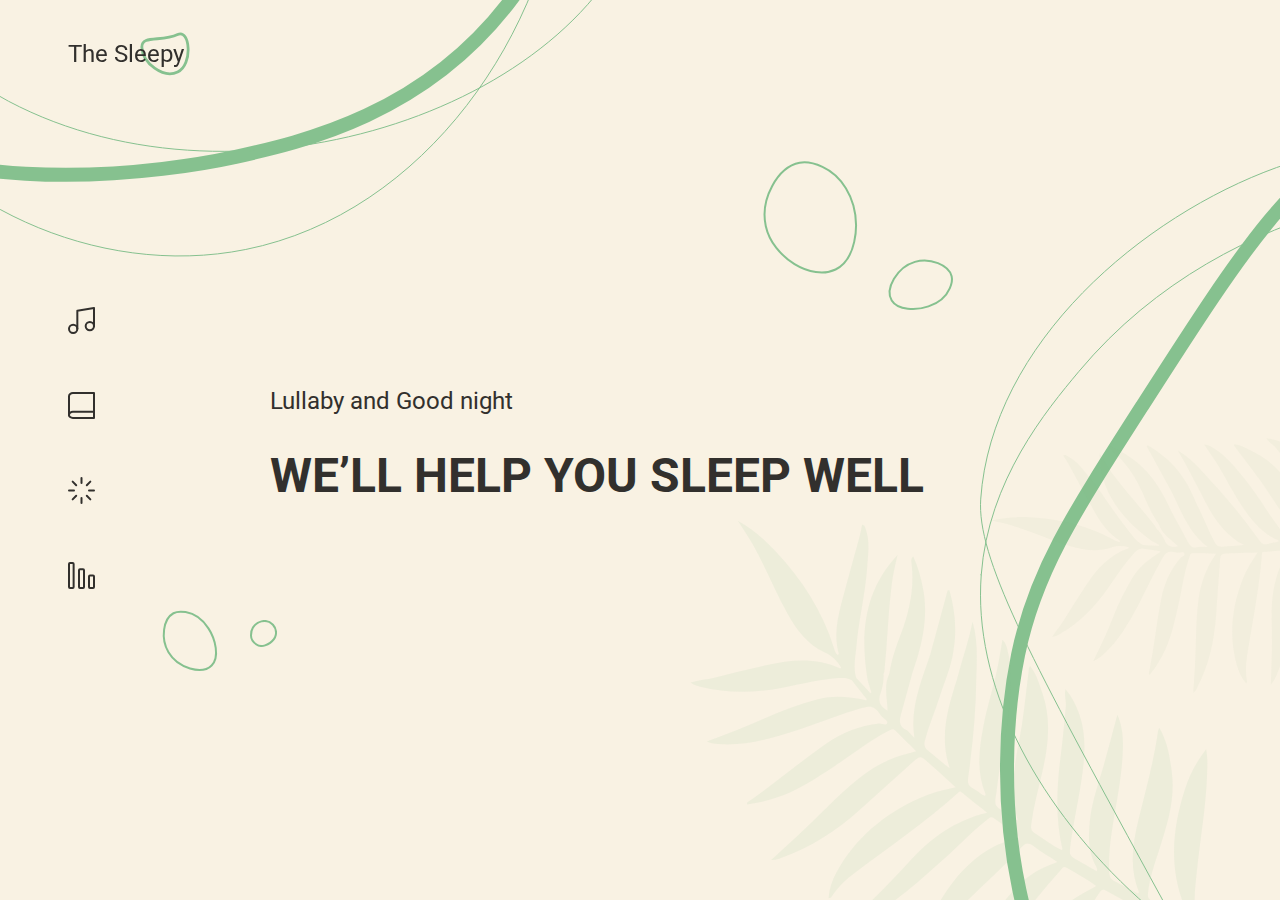
<file: index.html>
<!DOCTYPE html>
<html>
    <head>
        <meta charset="UTF-8">
        <meta name="viewport" content="width=device-width, initial-scale=1">
        <link rel="stylesheet" href="https://pro.fontawesome.com/releases/v5.10.0/css/all.css" integrity="sha384-AYmEC3Yw5cVb3ZcuHtOA93w35dYTsvhLPVnYs9eStHfGJvOvKxVfELGroGkvsg+p" crossorigin="anonymous"/>
        <title>The Sleepy</title>
        <link rel="preconnect" href="https://fonts.gstatic.com">
        <script src="https://code.jquery.com/jquery-3.6.0.min.js" integrity="sha256-/xUj+3OJU5yExlq6GSYGSHk7tPXikynS7ogEvDej/m4=" crossorigin="anonymous"></script>
        <link href="https://fonts.googleapis.com/css2?family=Roboto:wght@300;400;700&display=swap" rel="stylesheet">
        <style>
            :root{
                margin: 0;
                padding: 0;
                background-color: #F9F2E3;
            }

            *{
                font-family: 'Roboto', sans-serif;
                font-weight: 400;
                text-decoration: none;
                color: #32302D;
            }

            .container{
                margin: 0 60px;
            }

            /* 로고 */
            .logo{
                position: fixed;

                z-index: 30;
                top: 10px;
            }

            .logo p{
                font-size: 24px;
                margin-top: 30px;

                width: 150px;
            }

            .logo svg{
                position: absolute;
                top: 22px;
                left: 72px;

                z-index: -1;
            }

            /* 메인 */
            .main{
                position: absolute;
                top: 50vh;
                transform: translate(0 , -50%);
                margin-left: 202px;
            }

            .main p{
                font-size: 24px;
            }

            .main h1{
                font-size: 48px;
                font-weight: 700;
            }

            /* 네비게이션 */
            .nav{
                display: flex;
                flex-direction: column;

                position: fixed;
                top: 50vh;
                transform: translate(0 , -50%);
            }

            .nav a{
                stroke: #32302D;
                stroke-width: 2;
                padding: 27px 0;

                transition: all 0.8s ease-in-out;
            }

            .nav a:hover{
                stroke: #86C18F;
                stroke-width: 3;
            }

            .navbar{
                position: absolute;
                left: -68px;
                opacity: 0;
                top: 0%;

                transition: all 1s ease-in-out;
            }

            .nav a:hover ~ .navbar{
                opacity: 1;
            }

            /* 모바일 네비게이션 */

            .mob-nav{
                display: flex;
                opacity: 0;

                justify-content: space-around;
                align-items: center;

                width: 100vw;

                position: fixed;
                bottom: 0px;
                left: 50vw;
                transform: translate(-50%, 0);

                background-color: #F9F2E3;
                height: 80px;
                padding-bottom: 10px;
                border-top: #86C18F 3px solid;
            }

            .mob-nav a{
                stroke: #32302D;
                stroke-width: 2;

                transition: all 0.8s ease-in-out;
            }

            .mob-nav a:hover{
                stroke: #86C18F;
                stroke-width: 3;
            }

            .mob-navbar{
                position: absolute;
                left: 10%;
                opacity: 0;
                bottom: -25px;

                transform: rotate(-90deg);

                transition: all 1s ease-in-out;
            }

            .mob-nav a:hover ~ .mob-navbar{
                opacity: 1;
            }
            

            /* 배경 */
            .background{
                position: absolute;
                width: 100vw;
                height: 100vh;
                overflow: hidden;
                top: 0;
                left: 0;

                z-index: -100;
            }

            .icon svg{
                position: absolute;
            }

            .circle1{
                position: absolute;
                top: -780px;
                left: -400px;
            }

            .circle2{
                position: absolute;
                top: 100px;
                left: 1000px;
            }

            .line2{
                left: 20px;
                top: 40px;
            }

            .line3{
                left: 20px;
                top: 50px;
            }

            .line5{
                left: -20px;
                top: 40px;
            }

            .line6{
                left: -20px;
                top: 80px;
            }

            .leaf1{
                position: absolute;
                bottom: -200px;
                right: -300px;
            }

            .bubble1{
                position: absolute;
                left: 750px;
                top: 150px;
            }

            .bubble2{
                position: absolute;
                left: 880px;
                top: 250px;
            }

            .bubble3{
                position: absolute;
                left: 150px;
                top: 600px;
            }

            .bubble4{
                position: absolute;
                left: 250px;
                top: 620px;
            }

            /* 애니메이션 */
            .spin1{
                animation: spin1 100s infinite linear;
            }

            @keyframes spin1{
                0%{
                    transform: rotate(0deg);
                }
                100%{
                    transform: rotate(360deg);
                }
            }

            .spin2{
                animation: spin2 70s infinite linear;
            }

            @keyframes spin2{
                0%{
                    transform: rotate(360deg);
                }
                100%{
                    transform: rotate(0deg);
                }
            }

            .spin3{
                animation: spin3 70s infinite linear;
            }

            @keyframes spin3{
                0%{
                    transform: rotate(0deg);
                }
                100%{
                    transform: rotate(360deg);
                }
            }

            .bubble1{
                animation: updown1 10s infinite linear;
            }

            @keyframes updown1{
                0%{
                    transform: translate(0,0);
                }
                50%{
                    transform: translate(0,20px);
                }
                100%{
                    transform: translate(0,0);
                }
            }

            .bubble2{
                animation: updown2 8s infinite linear;
            }

            @keyframes updown2{
                0%{
                    transform: translate(0,0);
                }
                50%{
                    transform: translate(0,-12px);
                }
                100%{
                    transform: translate(0,0);
                }
            }

            .bubble3{
                animation: updown3 8s infinite linear;
            }

            @keyframes updown3{
                0%{
                    transform: translate(0,0);
                }
                50%{
                    transform: translate(0,12px);
                }
                100%{
                    transform: translate(0,0);
                }
            }

            .bubble4{
                animation: updown4 6s infinite linear;
            }

            @keyframes updown4{
                0%{
                    transform: translate(0,0);
                }
                50%{
                    transform: translate(0,12px);
                }
                100%{
                    transform: translate(0,0);
                }
            }

            /* 타블렛 사이즈 */
            @media (max-width: 768px){
                .main{
                    position: absolute;
                    top: 50vh;
                    left: 50vw;
                    transform: translate(-50% , -50%);
                    margin-left: 20px;
                }

                .main p{
                    text-align: center;
                }

                .main h1{
                    text-align: center;
                    width: 500px;
                }
            }

            /* 모바일 사이즈 */
            @media (max-width: 626px){
                .container{
                    margin: 0 20px;
                }

                .logo p{
                    margin-top: 10px;
                    width: 50px;
                    font-size: 22px
                }

                .logo svg{
                    position: absolute;
                    top: 34px;
                    left: 30px;

                    width: 40px;

                    z-index: -1;
                } 

                .main{
                    position: absolute;
                    top: 50vh;
                    left: 50vw;
                    transform: translate(-50% , -65%);
                    margin-left: 0px;
                }

                .main p{
                    font-size: 18px;
                    text-align: center;
                }

                .main h1{
                    font-size: 30px;
                    text-align: center;
                    width: 230px;
                }

                .nav{
                    display: none;
                }

                .mob-nav{
                    opacity: 1;
                }

                .bubble2{
                    position: absolute;
                    left: 250px;
                    top: 200px;
                }

                .bubble3{
                    position: absolute;
                    left: 50px;
                    top: 580px;
                }

                .bubble4{
                    position: absolute;
                    left: 150px;
                    top: 600px;
                }

                .circle1{
                    position: absolute;
                    top: -780px;
                    left: -520px;
                }
            }
        </style>
    </head>
    <body>
        <section class="container">
            <!-- 로고 -->
            <a href="index.html" class="logo">
                <p>The Sleepy</p>
                <svg width="50" viewBox="0 0 54 47" fill="none" xmlns="http://www.w3.org/2000/svg">
                    <path d="M2.01357 16.6325C1.37786 3.07128 23.1984 10.904 40.6197 2.70162C54.1589 -3.67288 57.3446 35.2763 40.6197 43.239C25.1676 50.5956 2.80822 33.584 2.01357 16.6325Z" stroke="#86C18F" stroke-width="3"/>
                </svg>                
            </a>

             <!-- 메인 -->
            <div class="main">
                <p>Lullaby​ ​and​ ​Good​ ​night</p>
                <h1>WE’LL HELP YOU SLEEP WELL</h1>
            </div>

            <!-- 네비게이션 -->
            <div class="nav">
                <a href="music-list.html" class="music">
                    <svg width="27" height="27" viewBox="0 0 27 27" fill="none" xmlns="http://www.w3.org/2000/svg">
                        <path d="M9.33301 21.8333V3.77778L25.9997 1V19.0556" stroke-linecap="round" stroke-linejoin="round"/>
                        <path d="M5.16667 26.0003C7.46785 26.0003 9.33333 24.1348 9.33333 21.8337C9.33333 19.5325 7.46785 17.667 5.16667 17.667C2.86548 17.667 1 19.5325 1 21.8337C1 24.1348 2.86548 26.0003 5.16667 26.0003Z" stroke-linecap="round" stroke-linejoin="round"/>
                        <path d="M21.8337 23.2225C24.1348 23.2225 26.0003 21.357 26.0003 19.0558C26.0003 16.7546 24.1348 14.8892 21.8337 14.8892C19.5325 14.8892 17.667 16.7546 17.667 19.0558C17.667 21.357 19.5325 23.2225 21.8337 23.2225Z" stroke-linecap="round" stroke-linejoin="round"/>
                    </svg>                    
                </a>

                <a href="book-list.html" class="book">
                    <svg width="27" height="27" viewBox="0 0 27 27" fill="none" xmlns="http://www.w3.org/2000/svg">
                        <path d="M1 22.875C1 22.0462 1.41155 21.2513 2.14411 20.6653C2.87668 20.0792 3.87025 19.75 4.90625 19.75H26" stroke-linecap="round" stroke-linejoin="round"/>
                        <path d="M4.90625 1H26V26H4.90625C3.87025 26 2.87668 25.6708 2.14411 25.0847C1.41155 24.4987 1 23.7038 1 22.875V4.125C1 3.2962 1.41155 2.50134 2.14411 1.91529C2.87668 1.32924 3.87025 1 4.90625 1V1Z" stroke-linecap="round" stroke-linejoin="round"/>
                    </svg>                        
                </a>

                <a href="breathing-mode.html" class="breath">
                    <svg  width="27" height="27" viewBox="0 0 27 27" fill="none" xmlns="http://www.w3.org/2000/svg">
                        <path d="M13.5 1V6" stroke-linecap="round" stroke-linejoin="round"/>
                        <path d="M13.5 21V26" stroke-linecap="round" stroke-linejoin="round"/>
                        <path d="M4.66309 4.6626L8.20059 8.2001" stroke-linecap="round" stroke-linejoin="round"/>
                        <path d="M18.7998 18.8003L22.3373 22.3378" stroke-linecap="round" stroke-linejoin="round"/>
                        <path d="M1 13.5H6" stroke-linecap="round" stroke-linejoin="round"/>
                        <path d="M21 13.5H26" stroke-linecap="round" stroke-linejoin="round"/>
                        <path d="M4.66309 22.3378L8.20059 18.8003" stroke-linecap="round" stroke-linejoin="round"/>
                        <path d="M18.7998 8.2001L22.3373 4.6626" stroke-linecap="round" stroke-linejoin="round"/>
                    </svg>                        
                </a>

                <a href="chart.html" class="chart">
                    <svg width="27" height="27" viewBox="0 0 27 27" fill="none" xmlns="http://www.w3.org/2000/svg">
                        <rect x="11" y="26" width="18.75" height="5" rx="1" transform="rotate(-90 11 26)"/>
                        <rect x="1" y="26" width="25" height="4.62963" rx="1" transform="rotate(-90 1 26)"/>
                        <rect x="21" y="26" width="12.5" height="5" rx="1" transform="rotate(-90 21 26)"/>
                    </svg>                        
                </a>


                <!-- 네비게이션 바 -->
                <svg class="navbar" width="25" height="73" viewBox="0 0 25 73" fill="none" xmlns="http://www.w3.org/2000/svg">
                    <g clip-path="url(#clip0)">
                    <path d="M7.7 61.6314C18.475 54.8637 25 46.0898 25 36.5C25 26.9102 18.475 18.1363 7.7 11.3686C2.65 8.21216 3.63288e-06 4.15958 3.8147e-06 -1.09278e-06L6.23766e-07 73C8.05002e-07 68.8538 2.65 64.8012 7.7 61.6314Z" fill="#86C18F"/>
                    </g>
                    <defs>
                    <clipPath id="clip0">
                    <rect width="73" height="25" fill="white" transform="translate(25) rotate(90)"/>
                    </clipPath>
                    </defs>
                </svg>
            </div>
            
            <!-- 모바일 네비게이션 -->
            <div class="mob-nav">
                <a href="music-list.html" class="mob-music">
                    <svg width="23" viewBox="0 0 27 27" fill="none" xmlns="http://www.w3.org/2000/svg">
                        <path d="M9.33301 21.8333V3.77778L25.9997 1V19.0556" stroke-linecap="round" stroke-linejoin="round"/>
                        <path d="M5.16667 26.0003C7.46785 26.0003 9.33333 24.1348 9.33333 21.8337C9.33333 19.5325 7.46785 17.667 5.16667 17.667C2.86548 17.667 1 19.5325 1 21.8337C1 24.1348 2.86548 26.0003 5.16667 26.0003Z" stroke-linecap="round" stroke-linejoin="round"/>
                        <path d="M21.8337 23.2225C24.1348 23.2225 26.0003 21.357 26.0003 19.0558C26.0003 16.7546 24.1348 14.8892 21.8337 14.8892C19.5325 14.8892 17.667 16.7546 17.667 19.0558C17.667 21.357 19.5325 23.2225 21.8337 23.2225Z" stroke-linecap="round" stroke-linejoin="round"/>
                    </svg>                    
                </a>

                <a href="book-list.html" class="mob-book">
                    <svg width="23" viewBox="0 0 27 27" fill="none" xmlns="http://www.w3.org/2000/svg">
                        <path d="M1 22.875C1 22.0462 1.41155 21.2513 2.14411 20.6653C2.87668 20.0792 3.87025 19.75 4.90625 19.75H26" stroke-linecap="round" stroke-linejoin="round"/>
                        <path d="M4.90625 1H26V26H4.90625C3.87025 26 2.87668 25.6708 2.14411 25.0847C1.41155 24.4987 1 23.7038 1 22.875V4.125C1 3.2962 1.41155 2.50134 2.14411 1.91529C2.87668 1.32924 3.87025 1 4.90625 1V1Z" stroke-linecap="round" stroke-linejoin="round"/>
                    </svg>                        
                </a>

                <a href="breathing-mode.html" class="mob-breath">
                    <svg  width="23" viewBox="0 0 27 27" fill="none" xmlns="http://www.w3.org/2000/svg">
                        <path d="M13.5 1V6" stroke-linecap="round" stroke-linejoin="round"/>
                        <path d="M13.5 21V26" stroke-linecap="round" stroke-linejoin="round"/>
                        <path d="M4.66309 4.6626L8.20059 8.2001" stroke-linecap="round" stroke-linejoin="round"/>
                        <path d="M18.7998 18.8003L22.3373 22.3378" stroke-linecap="round" stroke-linejoin="round"/>
                        <path d="M1 13.5H6" stroke-linecap="round" stroke-linejoin="round"/>
                        <path d="M21 13.5H26" stroke-linecap="round" stroke-linejoin="round"/>
                        <path d="M4.66309 22.3378L8.20059 18.8003" stroke-linecap="round" stroke-linejoin="round"/>
                        <path d="M18.7998 8.2001L22.3373 4.6626" stroke-linecap="round" stroke-linejoin="round"/>
                    </svg>                        
                </a>

                <a href="chart.html" class="mob-chart">
                    <svg width="23" viewBox="0 0 27 27" fill="none" xmlns="http://www.w3.org/2000/svg">
                        <rect x="11" y="26" width="18.75" height="5" rx="1" transform="rotate(-90 11 26)"/>
                        <rect x="1" y="26" width="25" height="4.62963" rx="1" transform="rotate(-90 1 26)"/>
                        <rect x="21" y="26" width="12.5" height="5" rx="1" transform="rotate(-90 21 26)"/>
                    </svg>                        
                </a>


                <!-- 네비게이션 바 -->
                <svg class="mob-navbar" width="25" height="73" viewBox="0 0 25 73" fill="none" xmlns="http://www.w3.org/2000/svg">
                    <g clip-path="url(#clip0)">
                    <path d="M7.7 61.6314C18.475 54.8637 25 46.0898 25 36.5C25 26.9102 18.475 18.1363 7.7 11.3686C2.65 8.21216 3.63288e-06 4.15958 3.8147e-06 -1.09278e-06L6.23766e-07 73C8.05002e-07 68.8538 2.65 64.8012 7.7 61.6314Z" fill="#86C18F"/>
                    </g>
                    <defs>
                    <clipPath id="clip0">
                    <rect width="73" height="25" fill="white" transform="translate(25) rotate(90)"/>
                    </clipPath>
                    </defs>
                </svg>
            </div>
        </section>

        <!-- 배경 -->
        <section class="background">
            <div class="icon circle1">
                <svg class="line1 spin1" width="1127" height="1152" viewBox="0 0 1127 1152" fill="none" xmlns="http://www.w3.org/2000/svg">
                    <path d="M914.063 775.76C1030.22 617.013 975.867 432.944 973.25 424.661C931.816 292.563 825.612 190.979 679.924 163.209C593.958 146.823 472.059 150.404 337.456 236.419C244.106 296.075 202.311 381.996 170.847 450.272C124.002 551.926 85.2738 692.137 156.885 819.281C266.529 1013.95 604.521 943.74 634.483 937.119C700.947 922.416 827.153 894.542 914.063 775.76Z" stroke="#86C18F" stroke-width="14"/>
                </svg>
                                       
                <svg class="line2 spin2" width="1147" height="1053" viewBox="0 0 1147 1053" fill="none" xmlns="http://www.w3.org/2000/svg">
                    <path d="M1025.2 639.453C999.462 741.762 899.116 823.249 775.708 863.64C652.317 904.026 506.014 903.272 388.534 841.25C288.442 788.399 211.651 692.317 171.018 589.676C130.381 487.024 125.946 377.915 170.409 298.985L170.013 298.761L170.409 298.984C209.377 229.759 278.158 197.594 315.852 179.967L315.938 179.926C497.766 94.9501 683.468 175.914 719.292 192.527C801.985 230.884 889.494 298.873 950.812 379.168C1012.14 459.47 1047.2 551.994 1025.2 639.453Z" stroke="#86C18F"/>
                </svg> 
                
                <svg class="line3 spin3" width="1091" height="1107" viewBox="0 0 1091 1107" fill="none" xmlns="http://www.w3.org/2000/svg">
                    <path d="M831.104 257.28L831.104 257.28C844.591 271.774 961.314 401.736 944.297 589.959C928.783 761.755 805.429 943.29 625.74 979.479C476.156 1009.64 312.731 931.369 251.755 814.344C243.568 798.614 238.417 775.062 234.364 739.824C230.313 704.6 227.365 657.766 223.548 595.51C217.812 502.112 213.635 431.862 213.865 379.605C214.095 327.323 218.738 293.158 230.563 271.858C262.338 214.641 318.108 175.449 380.678 151.904C443.248 128.359 512.575 120.479 571.391 125.851C711.373 138.644 801.024 224.867 831.104 257.28Z" stroke="#86C18F"/>
                </svg>  
            </div>

            <div class="icon circle2">
                <svg class="line1 spin1" width="965" height="1064" viewBox="0 0 965 1064" fill="none" xmlns="http://www.w3.org/2000/svg">
                    <path d="M948.182 577.508C994.933 346.704 843.611 173.8 836.615 166.105C725.377 43.2371 535.741 -30.342 386.683 28.8041C297.133 64.3667 245.526 144.85 142.272 305.818C70.6644 417.455 34.8608 473.316 18.1113 554.673C-8.63854 684.57 5.14792 901.855 146.716 1004.22C363.472 1160.94 695.787 915.248 725.048 893.037C789.947 843.749 913.202 750.205 948.182 577.508Z" stroke="#86C18F" stroke-width="14"/>
                    </svg>
                    
                <svg class="line5 spin2" width="970" height="1009" viewBox="0 0 970 1009" fill="none" xmlns="http://www.w3.org/2000/svg">
                    <path d="M644.968 38.3315L644.969 38.3318C666.966 47.2109 859.619 128.954 936.74 341.838C1007.15 536.124 965.494 795.753 788.882 926.282C641.883 1034.98 424.792 1033.04 299.185 937.014C282.299 924.093 264.745 901.144 242.456 864.972C220.175 828.811 193.196 779.496 157.446 713.893L157.007 714.133L157.446 713.893C103.801 615.481 63.5993 541.384 37.3138 484.571C11.0181 427.735 -1.30268 388.291 0.712512 359.15C6.13631 280.912 46.7565 210.056 102.695 152.732C158.632 95.4082 229.855 51.6505 296.406 27.6107C454.801 -29.5966 595.87 18.4365 644.968 38.3315Z" stroke="#86C18F"/>
                </svg>

                <svg class="line6 spin3" width="1107" height="874" viewBox="0 0 1107 874" fill="none" xmlns="http://www.w3.org/2000/svg">
                    <path d="M1101.66 330.128C1125.69 454.238 1058.17 593.624 944.786 700.115C831.41 806.593 672.28 880.073 513.303 872.434C377.852 865.915 245.736 800.655 149.525 709.918C53.3056 619.174 -6.92645 503.026 1.23806 394.779L0.739472 394.742L1.23807 394.779C8.36856 299.86 66.674 230.021 98.6168 191.759L98.6937 191.667C252.842 7.11945 495.46 0.669729 542.762 0.503528C651.966 0.129757 781.44 29.4631 888.747 85.4477C996.062 141.437 1081.11 224.03 1101.66 330.128Z" stroke="#86C18F"/>
                </svg> 
            </div>
            
            <svg class="leaf1" width="907" height="873" viewBox="0 0 907 873" fill="none" xmlns="http://www.w3.org/2000/svg">
                <path d="M102.045 323.765C91.0693 312.143 79.0555 301.552 64.7883 293.74C69.7981 301.377 74.9512 308.84 79.4203 316.746C92.3467 339.615 101.946 364.147 114.73 387.085C123.705 403.191 134.571 417.689 151.825 425.604C159.125 428.952 164.077 434.03 168.064 440.556C167.808 440.871 167.562 441.192 167.32 441.515C143.445 430.255 118.892 432.332 94.2361 437.997C76.5359 442.063 58.8515 446.24 41.2932 450.859C33.7107 452.853 25.752 452.965 17.7097 455.496C20.852 458.273 24.0664 458.887 27.1844 459.672C55.0311 466.676 82.9513 465.808 110.91 460.404C129.346 456.841 147.603 452.228 166.445 451.001C170.813 450.716 174.999 450.842 178.812 453.281C183.803 459.632 188.794 465.981 193.785 472.332C193.549 472.607 193.328 472.896 193.123 473.19C177.441 469.965 161.742 467.955 145.859 472.01C126.827 476.87 108.489 483.672 90.6734 491.852C72.3298 500.275 53.5075 507.481 33.7353 514.568C39.4005 516.913 44.5222 517.123 49.5533 517.309C75.7553 518.274 100.463 510.813 124.946 502.961C146.682 495.991 167.765 487.05 189.789 480.864C198.296 478.475 201.708 479.603 206.879 487.001C207.457 487.827 208.011 488.709 208.747 489.375C210.979 491.392 215.045 493.708 214.2 496C213.065 499.082 208.932 496.296 206.073 496.59C186.542 498.611 168.993 505.825 153.031 516.801C126.117 535.305 101.51 556.939 74.472 575.297C74.1427 575.52 74.1871 576.29 73.8997 577.426C83.8755 576.416 93.0671 574.02 102.155 571.106C124.213 564.037 143.108 551.138 162.244 538.652C179.777 527.213 196.034 513.829 214.789 504.257C217.213 503.021 219.463 500.643 222.315 503.493C229.041 510.214 235.793 516.913 243.183 524.267C241.321 524.763 240.611 524.983 239.888 525.138C219.533 529.474 201.792 538.686 185.463 551.723C163.346 569.381 144.607 590.505 123.742 609.416C115.381 616.996 107.131 624.7 98.155 632.971C102.462 633.557 105.196 632.006 107.969 631.041C137.737 620.691 163.518 603.778 186.828 582.855C204.452 567.035 221.952 551.075 239.655 535.342C247.299 528.549 247.469 528.74 254.89 535.305C256.421 536.659 257.972 537.992 259.486 539.363C266.979 546.143 274.464 552.934 282.649 560.347C269.509 563.234 257.686 566.154 246.436 571.223C210.974 587.194 182.395 610.841 163.542 645.238C159.2 653.163 156.114 661.795 155.592 671.203C157.729 671.074 158.362 669.94 159.033 668.952C164.834 660.411 172.127 653.288 180.29 647.078C215.505 620.302 252.201 595.432 285.152 565.741C286.055 564.927 286.822 563.781 288.212 564.899C296.546 571.586 304.878 578.283 314.112 585.702C281.341 593.347 257.185 611.851 235.969 634.927C223.25 648.762 210.368 662.437 196.755 675.41C190.164 681.69 183.726 688.132 177.22 694.499C187.234 693.052 195.916 688.843 204.404 684.286C227.68 671.795 246.397 653.35 266.089 636.262C282.114 622.358 296.449 606.564 313.161 593.394C315.292 591.715 317.484 588.722 320.621 590.909C328.654 596.506 336.542 602.321 344.317 608.274C345.533 609.205 346.817 611.313 343.293 611.937C325.686 615.069 310.924 623.992 297.864 635.643C275.714 655.402 261.956 680.765 251.199 707.953C247.455 717.417 243.638 726.883 242.508 737.395C243.606 736.863 243.845 735.8 244.389 734.93C258.225 712.821 274.818 692.971 293.322 674.616C311.428 656.658 330.757 639.932 347.8 620.919C351.715 616.55 354.465 614.376 360.111 618.847C367.518 624.713 375.83 629.434 384.324 635.022C379.184 637.122 375.008 638.688 370.946 640.517C350.799 649.59 337.387 665.879 324.604 683.097C307.822 705.698 293.878 730.426 274.121 750.809C273.986 750.947 274.275 751.494 274.481 752.306C284.585 748.251 294.094 743.445 302.659 736.716C323.397 720.422 340.229 700.412 356.582 680.005C366.684 667.4 377.071 655.057 387.84 643.028C389.196 641.513 390.303 638.82 393.24 640.543C403.199 646.371 413.372 651.868 423.241 658.903C418.358 661.62 414.233 663.83 410.194 666.184C370.359 689.405 341.909 722.003 327.809 766.368C324.839 775.712 323.958 785.193 326.149 795.96C327.966 792.197 328.944 789.281 330.621 786.846C341.52 771.025 352.465 755.202 365.226 740.799C386.768 716.484 409.095 692.82 426.735 665.347C428.851 662.052 430.651 662.276 433.629 663.982C441.246 668.336 449.056 672.348 456.745 676.584C458.589 677.6 461 678.168 461.43 681.206C434.143 687.367 415.851 704.888 402.682 728.434C387.673 755.265 378.236 784.453 367.717 813.165C367.66 813.323 368.154 813.687 368.9 814.524C375.496 806.67 381.864 798.771 388.566 791.162C408.307 768.749 427.337 745.831 442.253 719.779C448.651 708.607 455.869 697.94 463.406 687.501C465.829 684.146 468.242 682.157 472.867 684.798C479.589 688.63 486.781 691.636 493.767 695.008C499.719 697.883 505.66 700.777 512.682 704.183C504.785 707.35 498.027 709.472 491.841 713.04C471.775 724.606 457.96 742.273 444.982 760.722C428.532 784.108 413.969 808.809 395.976 831.125C395.242 832.035 394.18 832.885 394.524 834.344C397.068 835.17 398.749 833.338 400.598 832.234C424.033 818.255 443.718 800.204 460.419 778.589C478.034 755.796 495.089 732.532 514.479 711.145C517.195 708.152 519.298 706.472 523.786 708.463C546.902 718.723 570.402 728.053 594.351 736.211C596.702 737.012 599.037 737.655 601.528 736.866C604.219 736.014 606.48 734.499 606.99 731.636C607.449 729.068 605.318 727.607 603.508 726.311C600.158 723.916 596.33 722.446 592.5 721.008C570.916 712.906 549.329 704.813 528.099 695.794C524.727 694.359 523.058 692.485 522.539 688.732C520.448 673.579 522.417 658.547 523.959 643.576C527.22 611.964 532.852 580.606 534.038 548.766C534.367 539.946 534.986 531.135 533.116 522.196C523.533 534.406 516.55 547.894 511.876 562.395C498.143 605 495.256 647.476 516.15 689.742C512.993 689.463 511.196 689.126 509.365 688.231C499.221 683.259 489.105 678.224 478.79 673.627C475.331 672.083 474.605 670.333 474.963 666.715C476.551 650.719 481.999 635.768 486.834 620.639C494.621 596.285 502.201 571.905 498.874 545.765C496.922 530.42 494.714 515.151 486.381 500.893C485.74 502.201 485.188 502.867 485.089 503.591C480.981 533.558 472.848 562.644 465.636 591.924C459.604 616.413 455.901 640.848 466.039 665.23C465.663 665.625 465.285 666.02 464.909 666.415C457.154 662.337 449.478 658.096 441.606 654.255C437.763 652.381 436.391 649.644 436.213 645.582C435.659 632.893 436.51 620.304 438.349 607.758C442.366 580.357 448.524 553.251 449.775 525.474C450.341 512.864 449.937 500.337 444.4 487.833C440.195 503.442 436.233 518.37 432.147 533.262C426.652 553.283 419.108 572.777 416.875 593.636C415.176 609.485 415.096 625.047 423.113 639.558C423.783 640.772 424.608 642.049 423.773 644.164C416.144 639.783 408.644 635.353 401.016 631.15C397.261 629.082 396.447 626.534 396.962 622.182C400.074 595.843 406.515 570.058 409.788 543.754C412.152 524.754 412.819 505.849 406.366 487.466C403.309 478.757 399.325 470.4 392.482 462.305C391.094 468.907 393.361 474.039 392.839 479.211C391.264 494.826 390.043 510.488 388.018 526.045C383.835 558.184 381.97 590.234 389.411 622.179C389.126 622.491 388.842 622.803 388.557 623.115C378.901 618.176 370.126 611.863 361.203 605.762C358.218 603.721 357.803 601.611 358.201 598.105C360.235 580.217 365.231 562.988 369.22 545.53C375.229 519.229 378.597 492.832 369.52 466.475C366.257 457.005 363.626 447.189 357.186 438.998C355.64 440.632 355.864 442.308 355.656 443.918C352.492 468.351 350.499 492.941 345.503 517.122C342.782 530.3 340.904 543.582 339.948 557.034C339.069 569.407 341.384 581.266 344.746 593.318C341.456 593.109 339.873 591.036 337.988 589.66C318.772 575.618 321.515 582.466 324.282 558.659C327.291 532.765 333.888 507.402 336.153 481.351C337.764 462.818 339.798 444.334 335.197 425.946C334.055 421.385 333.445 416.534 329.43 412.696C328.384 418.852 327.391 424.455 326.483 430.07C322.578 454.252 314.416 477.449 309.941 501.483C305.877 523.3 303.626 545.178 312.285 566.602C312.561 567.284 312.839 568.143 311.699 568.777C308.754 568.025 306.843 565.406 304.226 563.954C294.324 558.461 294.184 557.846 295.688 546.758C299.989 515.045 303.052 483.222 303.296 451.183C303.917 432.295 305.041 413.375 299.589 394.796C295.724 414.379 288.928 433.029 283.981 452.181C274.69 481.251 266.047 510.376 276.79 541.365C269.073 535.512 262.171 529.26 254.934 523.427C251.56 520.709 250.823 517.901 251.845 513.862C255.704 498.632 262.211 484.31 266.86 469.369C271.384 454.823 277.746 440.825 280.14 425.635C284.15 404.503 282.154 383.799 276.452 363.364C275.865 363.29 275.279 363.216 274.692 363.139C268.945 384.36 263.198 405.579 257.452 426.8C248.844 453.714 236.711 479.885 241.338 510.681C237.66 507.121 235.672 504.171 232.903 502.724C226.118 499.188 226.181 493.909 227.888 487.768C231.768 473.811 235.588 459.838 239.435 445.872C241.228 440.259 243.112 434.67 244.798 429.025C251.407 406.888 254.448 384.454 250.024 361.47C247.915 350.508 245.134 339.742 240.137 329.287C237.703 331.868 238.328 334.406 238.612 336.885C241.366 360.887 236.621 383.799 228.227 406.094C223.286 419.222 218.501 432.353 216.46 446.31C210.572 458.313 214.092 470.953 214.627 483.685C207.447 479.277 204.471 474.5 207.554 466.255C209.777 460.307 210.816 453.653 210.568 447.052C210.851 446.103 211.294 445.17 211.399 444.2C214.548 415.257 214.982 386.085 218.733 357.185C220.01 347.348 222.334 337.767 224.517 328.106C192.063 362.708 187.206 404.329 193.981 448.918C194.569 454.588 196.84 459.813 198.318 465.249C198.022 465.578 197.727 465.904 197.432 466.233C192.727 461.196 188.021 456.159 183.319 451.121C179.899 440.614 182.526 430.06 183.406 419.603C185.633 393.035 192.307 367.051 194.168 340.409C195.061 327.611 197.165 314.827 192.807 302.217C192.092 300.148 191.913 297.851 189.035 297.758C188.196 301.917 187.615 305.944 186.558 309.84C180.582 331.832 174.261 353.735 168.521 375.784C164.152 392.564 160.834 409.544 165.829 426.886C165.479 427.224 165.129 427.566 164.775 427.905C162.801 426.279 161.895 424.047 161.175 421.686C149.699 384.087 128.802 352.09 102.045 323.765Z" fill="#86C18F" fill-opacity="0.1"/>
                <path d="M355.47 290.323C343.034 289.728 330.571 290.272 318.346 293.592C325.281 295.173 332.204 296.578 338.982 298.602C358.586 304.456 377.222 313.04 396.785 319.01C410.52 323.202 424.448 325.47 438.405 320.594C444.31 318.531 449.832 318.707 455.594 320.216C455.62 320.531 455.655 320.844 455.694 321.156C436.214 327.731 423.556 342.155 412.778 358.65C405.04 370.491 397.371 382.386 390.01 394.46C386.832 399.674 382.426 404.035 379.279 409.799C382.542 409.66 384.678 408.269 386.852 407.025C406.262 395.918 421.463 380.353 434.236 362.221C442.659 350.265 450.413 337.816 460.326 326.952C462.624 324.434 465.04 322.244 468.498 321.553C474.729 322.422 480.958 323.29 487.189 324.159C487.206 324.441 487.238 324.723 487.281 324.998C476.739 331.657 466.842 339.007 460.118 349.861C452.061 362.866 445.443 376.587 439.862 390.799C434.116 405.433 427.444 419.642 420.174 434.297C424.621 432.554 427.608 429.905 430.532 427.293C445.759 413.684 455.596 396.154 465.096 378.525C473.531 362.875 480.534 346.471 489.554 331.106C493.039 325.17 495.563 323.961 502.46 325.321C503.231 325.471 504.017 325.667 504.79 325.644C507.132 325.57 510.665 324.674 511.428 326.417C512.455 328.76 508.632 329.429 507.186 331.137C497.317 342.819 491.363 356.345 488.333 371.125C483.221 396.045 481.093 421.475 475.833 446.38C475.769 446.683 476.21 447.091 476.662 447.884C481.715 441.93 485.58 435.621 489.106 429.077C497.668 413.198 501.307 395.755 505.304 378.413C508.966 362.525 510.862 346.234 516.218 330.733C516.911 328.73 516.889 326.181 520.03 326.24C527.434 326.379 534.841 326.493 542.96 326.629C542.183 327.913 541.903 328.42 541.581 328.898C532.499 342.324 527.517 357.074 525.394 373.209C522.517 395.064 523.408 417.039 521.911 438.921C521.311 447.69 520.842 456.469 520.272 465.958C523.005 463.961 523.702 461.614 524.737 459.575C535.855 437.69 541.189 414.275 542.972 389.945C544.319 371.548 545.522 353.14 546.961 334.75C547.582 326.81 547.781 326.825 555.491 326.502C557.082 326.435 558.672 326.345 560.262 326.297C568.129 326.056 575.997 325.824 584.594 325.565C578.778 334.281 573.72 342.305 570.144 351.226C558.866 379.34 555.598 408.045 563.593 437.531C565.436 444.323 568.366 450.835 573.153 456.397C574.283 455.17 574.026 454.192 573.869 453.275C572.512 445.348 572.758 437.412 573.986 429.519C579.289 395.474 586.453 361.699 588.912 327.24C588.979 326.296 588.79 325.239 590.175 325.115C598.463 324.368 606.756 323.626 615.945 322.803C601.682 344.791 598.118 368.222 598.672 392.63C599.005 407.264 599.161 421.895 598.527 436.528C598.22 443.612 598.085 450.703 597.873 457.791C602.711 451.571 605.311 444.52 607.613 437.378C613.931 417.798 614.474 397.338 616.298 377.113C617.783 360.656 617.298 344.05 619.565 327.634C619.854 325.541 619.468 322.677 622.41 322.21C629.94 321.014 637.508 320.017 645.087 319.159C646.272 319.025 648.131 319.514 646.49 321.768C638.3 333.034 634.834 346.014 633.796 359.606C632.036 382.658 638.011 404.322 646.657 425.39C649.667 432.723 652.637 440.097 657.679 446.607C658.008 445.716 657.568 444.99 657.404 444.208C653.229 424.327 651.822 404.226 652.294 383.932C652.758 364.075 654.573 344.25 653.87 324.375C653.708 319.809 654.077 317.103 659.66 316.564C666.985 315.856 674.2 314.016 681.984 312.566C680.234 316.52 678.736 319.654 677.444 322.874C671.037 338.847 672.306 355.231 674.431 371.798C677.217 393.545 682.746 414.953 682.665 437.062C682.664 437.213 683.122 437.364 683.676 437.708C687.157 429.976 689.898 422.144 691.071 413.741C693.91 393.397 692.551 373.077 690.708 352.793C689.57 340.263 688.734 327.726 688.281 315.16C688.224 313.577 687.391 311.468 689.97 310.849C698.707 308.742 707.384 306.333 716.722 304.951C715.449 309.114 714.328 312.581 713.332 316.084C703.516 350.628 705.153 384.287 721.2 416.801C724.579 423.649 729.204 429.446 736.249 434.306C735.236 431.212 734.21 429.047 733.837 426.775C731.409 412.01 729.007 397.218 728.391 382.244C727.349 356.964 727.1 331.626 722.164 306.681C721.571 303.689 722.703 302.843 725.295 302.191C731.922 300.522 738.471 298.555 745.074 296.781C746.658 296.355 748.318 295.372 750.2 296.844C738.213 315.039 737.409 334.75 742.734 355.077C748.8 378.241 759.267 399.718 768.869 421.513C768.922 421.632 769.396 421.569 770.267 421.637C769.728 413.667 769.035 405.794 768.688 397.904C767.663 374.665 765.966 351.526 760.268 328.849C757.825 319.124 756.116 309.24 754.708 299.31C754.256 296.119 754.537 293.7 758.558 292.684C764.4 291.205 770.06 289.008 775.801 287.127C780.694 285.526 785.592 283.942 791.372 282.062C788.65 288.104 786.004 292.944 784.459 298.288C779.444 315.615 781.231 332.991 783.911 350.354C787.308 372.362 792.475 394.09 794.428 416.331C794.507 417.238 794.371 418.289 795.351 418.922C797.225 418.011 797.179 416.075 797.621 414.457C803.224 393.956 804.524 373.195 802.224 352.045C799.8 329.739 796.808 307.473 796.141 284.998C796.049 281.852 796.322 279.773 799.916 278.467C818.43 271.741 836.657 264.287 854.504 255.931C856.255 255.112 857.913 254.211 858.885 252.423C859.936 250.492 860.386 248.421 859.126 246.538C857.997 244.849 856.012 245.18 854.296 245.43C851.123 245.895 848.181 247.138 845.254 248.399C828.765 255.508 812.28 262.624 795.494 269.028C792.827 270.043 790.878 269.893 788.56 268.067C779.203 260.691 772.19 251.192 764.971 241.957C749.729 222.455 735.955 201.814 719.426 183.304C714.847 178.176 710.437 172.897 704.559 168.891C705.775 180.918 709.14 192.259 714.348 202.921C729.65 234.249 750.968 259.647 785.52 272.084C783.598 273.632 782.407 274.414 780.896 274.9C772.518 277.588 764.121 280.226 755.85 283.216C753.075 284.218 751.722 283.627 749.969 281.403C742.221 271.568 737.205 260.235 731.749 249.134C722.967 231.26 714.054 213.484 698.07 200.61C688.687 193.052 679.202 185.675 666.826 182.173C667.172 183.254 667.222 183.925 667.558 184.385C681.436 203.423 692.579 224.138 704.344 244.466C714.184 261.467 725.301 277.181 744.159 285.389C744.161 285.814 744.162 286.24 744.164 286.665C737.61 288.564 731.012 290.329 724.519 292.425C721.351 293.449 719.102 292.653 716.809 290.469C709.645 283.648 703.324 276.122 697.581 268.088C685.038 250.541 673.855 232.002 659.556 215.738C653.064 208.355 646.072 201.543 636.212 197.516C642.282 208.547 648.12 219.064 653.869 229.629C661.597 243.833 667.891 258.847 677.903 271.759C685.508 281.572 693.868 290.349 706.203 294.164C707.235 294.483 708.388 294.755 709.062 296.392C702.414 298.054 695.812 299.617 689.261 301.378C686.037 302.245 684.204 301.255 682.143 298.534C669.665 282.072 659.355 264.122 646.986 247.592C638.053 235.652 628.218 224.682 614.668 217.85C608.249 214.613 601.5 212.074 593.288 211.226C596.075 215.681 600.118 217.338 602.619 220.522C610.167 230.136 617.94 239.585 625.205 249.41C640.214 269.706 656.475 288.701 677.904 302.61C677.913 302.939 677.921 303.268 677.93 303.597C669.843 306.04 661.509 307.235 653.207 308.63C650.429 309.097 649.057 308.137 647.387 305.954C638.868 294.817 632.367 282.45 625.178 270.497C614.346 252.491 601.981 235.857 582.653 225.967C575.708 222.415 568.93 218.327 560.892 217.207C560.907 218.959 561.938 219.779 562.691 220.795C574.11 236.216 586.271 251.093 596.526 267.362C602.115 276.228 608.235 284.696 614.963 292.762C621.151 300.181 628.855 305.585 637.251 310.534C635.291 312.193 633.283 311.884 631.482 312.131C613.114 314.627 618.352 316.989 607.048 302.134C594.753 285.977 584.758 268.179 571.961 252.336C562.856 241.065 554.016 229.592 541.503 221.757C538.399 219.814 535.437 217.421 531.111 217.436C533.848 221.455 536.317 225.136 538.84 228.778C549.707 244.458 557.654 261.885 568.122 277.79C577.623 292.229 588.175 305.723 604.605 313.071C605.127 313.304 605.748 313.637 605.45 314.608C603.392 315.776 600.904 315.338 598.651 315.936C590.128 318.201 589.717 317.932 584.573 310.897C569.86 290.776 554.394 271.262 537.228 253.149C527.377 242.213 517.79 230.988 504.696 223.505C513.103 236.583 519.361 250.72 526.927 264.14C537.412 285.472 548.29 306.486 571.054 318.076C563.563 318.958 556.313 319.177 549.101 319.812C545.74 320.109 543.81 318.931 542.202 316.112C536.143 305.48 532.06 293.929 526.601 283.033C521.284 272.426 517.296 261.134 510.435 251.316C501.274 237.29 488.973 226.749 474.737 218.36C474.367 218.635 473.998 218.91 473.627 219.184C481.863 234.197 490.096 249.209 498.332 264.223C508.035 283.976 515.36 305.216 534.587 320.001C530.601 319.989 527.892 319.407 525.556 320.091C519.839 321.77 517.023 318.773 514.665 314.405C509.305 304.477 503.903 294.572 498.52 284.656C496.495 280.537 494.534 276.383 492.431 272.305C484.186 256.312 473.777 242.079 458.882 231.569C451.778 226.556 444.403 222.015 435.952 218.847C435.981 221.609 437.702 222.696 439.2 223.934C453.708 235.917 463.418 251.339 470.748 268.384C475.064 278.421 479.471 288.374 485.862 297.31C489.04 307.225 497.842 312.418 505.017 319.275C498.607 320.679 494.357 319.605 491.635 313.313C489.67 308.774 486.66 304.478 482.956 300.908C482.603 300.222 482.347 299.459 481.882 298.858C468.019 280.914 452.508 264.307 439.006 246.063C434.41 239.852 430.541 233.22 426.548 226.619C427.021 263.565 446.772 289.547 474.655 310.913C478.047 313.777 482.143 315.484 485.908 317.736C485.92 318.08 485.93 318.423 485.942 318.767C480.581 318.481 475.22 318.195 469.861 317.907C462.267 313.857 458.042 306.515 452.888 300.171C439.791 284.058 429.503 265.871 416.16 249.914C409.75 242.249 404.027 233.938 394.771 229.215C393.252 228.44 391.912 227.247 390.246 228.749C392.021 231.536 393.87 234.11 395.38 236.867C403.903 252.437 412.184 268.143 420.871 283.618C427.481 295.394 434.788 306.716 446.957 313.751C446.943 314.13 446.931 314.511 446.916 314.892C444.93 315.045 443.215 314.282 441.537 313.346C414.791 298.442 385.783 291.77 355.47 290.323Z" fill="#86C18F" fill-opacity="0.06"/>
            </svg>                
            
            <svg class="bubble1" width="120" height="136" viewBox="0 0 120 136" fill="none" xmlns="http://www.w3.org/2000/svg">
                <path d="M15.8056 76.1634C22.8119 107.928 62.1228 130.954 85.5592 119.486C105.596 109.681 109.316 76.9701 103.386 55.4617C102.102 50.8059 94.9559 27.0612 72.4549 16.8578C67.7982 14.7476 59.2725 10.878 49.6185 12.7474C27.6148 17.0014 9.83818 49.0995 15.8056 76.1634Z" stroke="#86C18F" stroke-width="2"/>
            </svg>

            <svg class="bubble2" width="80" height="69" viewBox="0 0 80 69" fill="none" xmlns="http://www.w3.org/2000/svg">
                <path d="M34.9082 11.836C17.0057 17.1467 4.72746 38.8488 11.7218 50.4727C17.7018 60.4106 36.3611 60.6442 48.4591 56.4298C51.0779 55.5172 64.4215 50.5519 69.7582 38.2853C70.8619 35.7467 72.886 31.0986 71.6267 26.1615C68.7602 14.9084 50.1615 7.31213 34.9082 11.836Z" stroke="#86C18F" stroke-width="2"/>
            </svg>   
            
            <svg class="bubble3" width="78" height="83" viewBox="0 0 78 83" fill="none" xmlns="http://www.w3.org/2000/svg">
                <path d="M18.488 52.3501C27.9995 68.4197 52.0387 75.0419 61.6089 65.4268C69.7907 57.2062 65.4722 39.052 58.4378 28.345C56.9149 26.0273 48.8488 14.2951 35.6517 12.1071C32.9208 11.655 27.9197 10.8241 23.438 13.2481C13.222 18.7693 10.3849 38.6582 18.488 52.3501Z" stroke="#86C18F" stroke-width="2"/>
            </svg>
                
            <svg class="bubble4" width="27" height="27" viewBox="0 0 27 27" fill="none" xmlns="http://www.w3.org/2000/svg">
                <path d="M25.7718 15.0069C26.9642 9.26267 23.1045 4.9594 22.926 4.76789C20.0887 1.70995 15.845 0.285428 11.4497 1.35074C8.85611 1.97935 5.5212 3.59635 2.8875 7.60252C1.06102 10.381 1 13.2272 1 15.4671C1.00001 18.8021 2.84573 21.9788 6.4567 24.5264C11.9855 28.427 19.334 23.4126 20.0803 22.8598C21.7357 21.6331 24.8795 19.305 25.7718 15.0069Z" stroke="#86C18F" stroke-width="2"/>
            </svg>                                                  
        </section>
    
            

        <script>
            $(function(){
                $('.music').mouseover(function(){
                    $(this).parent().find('.navbar').css('top', '0%');
                })

                $('.book').mouseover(function(){
                    $(this).parent().find('.navbar').css('top', '25%');
                })

                $('.breath').mouseover(function(){
                    $(this).parent().find('.navbar').css('top', '50%');
                })

                $('.chart').mouseover(function(){
                    $(this).parent().find('.navbar').css('top', '75%');
                })

                $('.mob-music').mouseover(function(){
                    $(this).parent().find('.mob-navbar').css('left', '10%');
                })

                $('.mob-book').mouseover(function(){
                    $(this).parent().find('.mob-navbar').css('left', '35%');
                })

                $('.mob-breath').mouseover(function(){
                    $(this).parent().find('.mob-navbar').css('left', '60%');
                })

                $('.mob-chart').mouseover(function(){
                    $(this).parent().find('.mob-navbar').css('left', '85%');
                })
            });
        </script>
    </body>
</html>
</file>
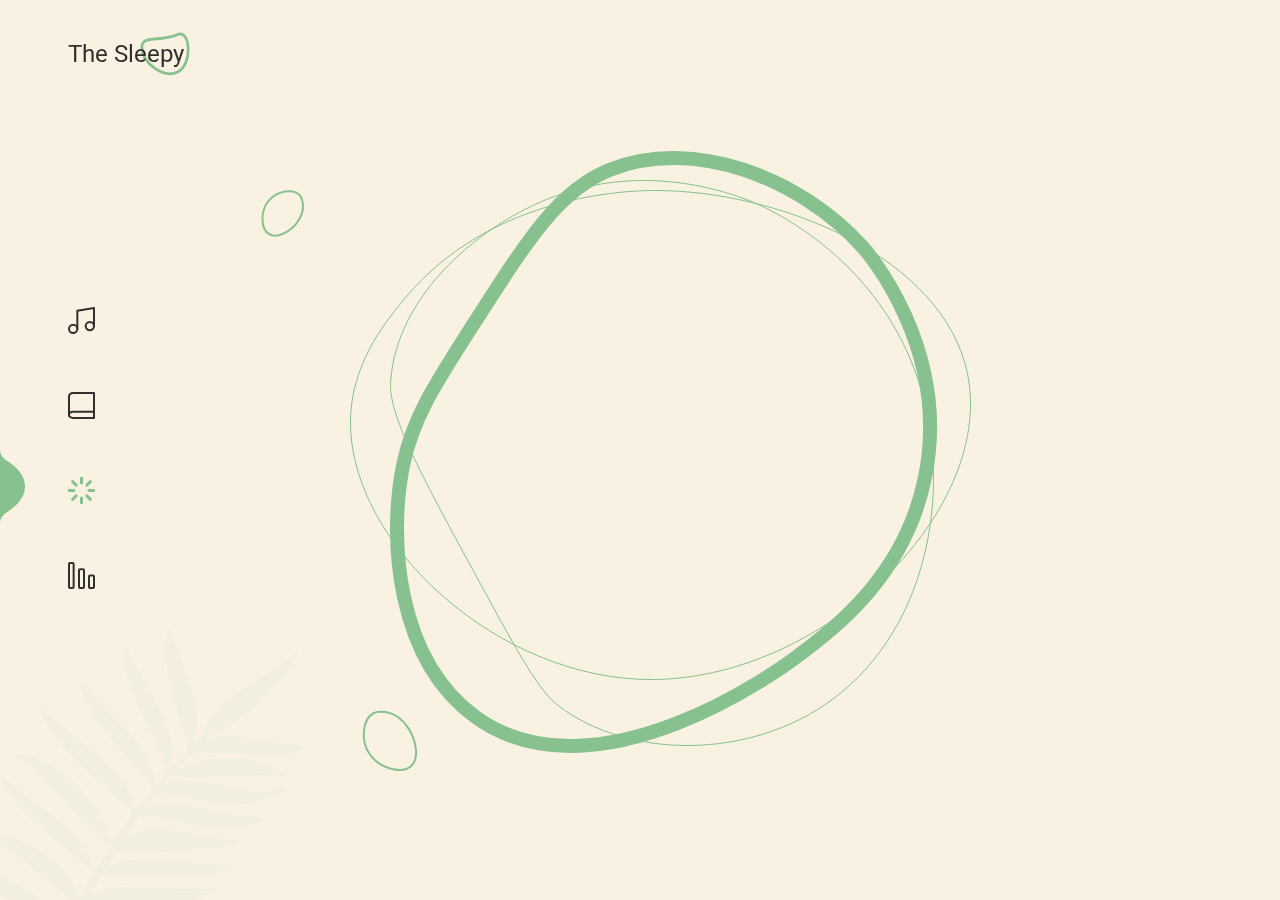
<file: breathing-mode.html>
<!DOCTYPE html>
<html>
    <head>
        <meta charset="UTF-8">
        <meta name="viewport" content="width=device-width, initial-scale=1">
        <link rel="stylesheet" href="https://pro.fontawesome.com/releases/v5.10.0/css/all.css" integrity="sha384-AYmEC3Yw5cVb3ZcuHtOA93w35dYTsvhLPVnYs9eStHfGJvOvKxVfELGroGkvsg+p" crossorigin="anonymous"/>
        <title>The Sleepy</title>
        <link rel="preconnect" href="https://fonts.gstatic.com">
        <script src="https://code.jquery.com/jquery-3.6.0.min.js" integrity="sha256-/xUj+3OJU5yExlq6GSYGSHk7tPXikynS7ogEvDej/m4=" crossorigin="anonymous"></script>
        <link href="https://fonts.googleapis.com/css2?family=Roboto:wght@300;400;700&display=swap" rel="stylesheet">
        <style>
            :root{
                margin: 0;
                padding: 0;
                background-color: #F9F2E3;
            }

            *{
                font-family: 'Roboto', sans-serif;
                font-weight: 400;
                text-decoration: none;
                color: #32302D;
            }

            .container{
                margin: 0 60px;
            }

            /* 로고 */
            .logo{
                position: fixed;

                z-index: 30;
                top: 10px;
            }

            .logo p{
                font-size: 24px;
                margin-top: 30px;
            }

            .logo svg{
                position: absolute;
                top: 22px;
                left: 72px;

                z-index: -1;
            }

            /* 그라데이션 */
            .gradation1{
                position: absolute;
                top: -60px;
                left: 0;

                z-index: -10;
            }

            .gradation2{
                position: absolute;
                bottom: 0;
                left: 0;

                transform: rotate(180deg);

                z-index: -10;
            }

            /* 메인 */
            .main{
                position: absolute;
                top: 50vh;
                left: 50vw;
                transform: translate(-50% , -50%);
            }

            .main p{
                text-align: center;
                font-size: 24px;
                opacity: 0;
                width: 500px;
            }

            .main .text1{
                animation: showtext1 7s 1 linear;
            }

            @keyframes showtext1{
                0%{
                    opacity: 0;
                }
                20%{
                    opacity: 1;
                }
                80%{
                    opacity: 1;
                }
                100%{
                    opacity: 0;
                }
            }

            .main .text2{
                position: absolute;
                top: 50%;
                left: 50%;
                transform: translate(-50% , -125%);
                animation: showtext2 14s 1 linear;
            }

            @keyframes showtext2{
                0%{
                    opacity: 0;
                }
                50%{
                    opacity: 0;
                }
                62.5%{
                    opacity: 1;
                }
                87.5%{
                    opacity: 1;
                }
                100%{
                    opacity: 0;
                }
            }

            .main .text3{
                position: absolute;
                top: 50%;
                left: 50%;
                transform: translate(-50% , -125%);
                animation: showtext3 21s 1 linear;
            }

            @keyframes showtext3{
                0%{
                    opacity: 0;
                }
                75%{
                    opacity: 0;
                }
                81.25%{
                    opacity: 1;
                }
                93.75%{
                    opacity: 1;
                }
                100%{
                    opacity: 0;
                }
            }

            .main .text4{
                position: absolute;
                top: 50%;
                left: 50%;
                transform: translate(-50% , -125%);
                animation: showtext4 75s 1 linear;
            }

            @keyframes showtext4{
                0%{
                    opacity: 0;
                }
                96%{
                    opacity: 0;
                }
                96.8%{
                    opacity: 1;
                }
                99.2%{
                    opacity: 1;
                }
                100%{
                    opacity: 0;
                }
            }

            .main::-webkit-scrollbar {
                opacity: 0;
            }

            .main::-webkit-scrollbar-thumb {
                opacity: 0;
            }
            
            .main::-webkit-scrollbar-track {
                opacity: 0;
            }

            /* 네비게이션 */
            .nav{
                display: flex;
                flex-direction: column;

                position: fixed;
                top: 50vh;
                transform: translate(0 , -50%);
            }

            .nav a{
                stroke: #32302D;
                stroke-width: 2;
                padding: 27px 0;

                transition: all 0.8s ease-in-out;
            }

            .nav a:hover{
                stroke: #86C18F;
                stroke-width: 3;
            }

            .nav .here{
                stroke: #86C18F;
                stroke-width: 3;
            }

            .navbar{
                position: absolute;
                left: -68px;
                top: 50%;

                transition: all 1s ease-in-out;
            }

            .nav a:hover ~ .navbar{
                opacity: 1;
            }

            .nav .music:hover ~ .navbar{
                top: 0%;
            }

            .nav .book:hover ~ .navbar{
                top: 25%;
            }

            .nav .breath:hover ~ .navbar{
                top: 50%;
            }

            .nav .chart:hover ~ .navbar{
                top: 75%;
            }

            /* 모바일 네비게이션 */

            .mob-nav{
                display: flex;
                opacity: 0;

                justify-content: space-around;
                align-items: center;

                width: 100vw;

                position: fixed;
                bottom: 0px;
                left: 50vw;
                transform: translate(-50%, 0);

                background-color: #F9F2E3;
                height: 80px;
                padding-bottom: 10px;
                border-top: #86C18F 3px solid;
            }

            .mob-nav a{
                stroke: #32302D;
                stroke-width: 2;

                transition: all 0.8s ease-in-out;
            }

            .mob-nav .here{
                stroke: #86C18F;
                stroke-width: 3;
            }

            .mob-nav a:hover{
                stroke: #86C18F;
                stroke-width: 3;
            }

            .mob-navbar{
                position: absolute;
                left: 59%;
                bottom: -25px;
                transform: rotate(-90deg);

                transition: all 1s ease-in-out;
            }

            .mob-nav a:hover ~ .mob-navbar{
                opacity: 1;
            }

            .mob-nav a:hover ~ .mob-navbar{
                opacity: 1;
            }

            .mob-nav .mob-music:hover ~ .mob-navbar{
                left: 10%;
            }

            .mob-nav .mob-book:hover ~ .mob-navbar{
                left: 34%;
            }

            .mob-nav .mob-breath:hover ~ .mob-navbar{
                left: 59%;
            }

            .mob-nav .mob-chart:hover ~ .mob-navbar{
                left: 84%;
            }
            

            /* 배경 */
            .background{
                position: absolute;
                width: 100vw;
                height: 100vh;
                overflow: hidden;
                top: 0;
                left: 0;

                z-index: -100;
            }

            .icon svg{
                position: absolute;
            }

            .circle1{
                position: absolute;
                top: calc(50% - 300px);
                left: calc(50% - 250px);
                width: 500px;
                height: 600px;

                animation: scale 14s 5 ease-in-out;
            }

            @keyframes scale{
                0%{
                    transform: scale(1,1);
                }
                50%{
                    transform: scale(0.5);
                }
                100%{
                    transform: scale(1,1);
                }
            }

            .line2{
                left: -40px;
                top: 40px;
            }

            .line3{
                left: 0px;
                top: 30px;
            }

            .leaf1{
                position: absolute;
                left: 1313px;
                top: 296px;
            }

            .leaf2{
                position: absolute;
                left: -150px;
                top: 600px;
            }

            .bubble1{
                position: absolute;
                left: 1500px;
                top: 150px;
            }

            .bubble2{
                position: absolute;
                left: 1650px;
                top: 250px;
            }

            .bubble3{
                position: absolute;
                left: 350px;
                top: 700px;
            }

            .bubble4{
                position: absolute;
                left: 250px;
                top: 180px;
            }

            .bubble5{
                position: absolute;
                left: 1300px;
                top: 820px;
            }

            /* 애니메이션 */
            .spin1{
                animation: spin1 20s infinite linear;
            }

            @keyframes spin1{
                0%{
                    transform: rotate(0deg);
                }
                100%{
                    transform: rotate(360deg);
                }
            }

            .spin2{
                animation: spin2 30s infinite linear;
            }

            @keyframes spin2{
                0%{
                    transform: rotate(360deg);
                }
                100%{
                    transform: rotate(0deg);
                }
            }

            .spin3{
                animation: spin3 40s infinite linear;
            }

            @keyframes spin3{
                0%{
                    transform: rotate(0deg);
                }
                100%{
                    transform: rotate(360deg);
                }
            }

            .bubble1{
                animation: updown1 10s infinite linear;
            }

            @keyframes updown1{
                0%{
                    transform: translate(0,0);
                }
                50%{
                    transform: translate(0,20px);
                }
                100%{
                    transform: translate(0,0);
                }
            }

            .bubble2{
                animation: updown2 8s infinite linear;
            }

            @keyframes updown2{
                0%{
                    transform: translate(0,0);
                }
                50%{
                    transform: translate(0,-20px);
                }
                100%{
                    transform: translate(0,0);
                }
            }

            .bubble3{
                animation: updown3 8s infinite linear;
            }

            @keyframes updown3{
                0%{
                    transform: translate(0,0);
                }
                50%{
                    transform: translate(0,12px);
                }
                100%{
                    transform: translate(0,0);
                }
            }

            .bubble4{
                animation: updown4 6s infinite linear;
            }

            @keyframes updown4{
                0%{
                    transform: translate(0,0);
                }
                50%{
                    transform: translate(0,-10px);
                }
                100%{
                    transform: translate(0,0);
                }
            }

            .bubble5{
                animation: updown5 8s infinite linear;
            }

            @keyframes updown5{
                0%{
                    transform: translate(0,0);
                }
                50%{
                    transform: translate(0,-12px);
                }
                100%{
                    transform: translate(0,0);
                }
            }

            /* 타블렛 사이즈 */
            @media (max-width: 768px){
                .main{
                    position: absolute;
                    top: 50vh;
                    left: 50vw;
                    transform: translate(-50% , -50%);
                    margin-left: 20px;
                }

                .main p{
                    text-align: center;
                }

                .main h1{
                    text-align: center;
                    width: 500px;
                }
            }

            /* 모바일 사이즈 */
            @media (max-width: 626px){
                .container{
                    margin: 0 20px;
                }

                .logo p{
                    margin-top: 10px;
                    width: 50px;
                    font-size: 22px
                }

                .logo svg{
                    position: absolute;
                    top: 34px;
                    left: 30px;

                    width: 40px;

                    z-index: -1;
                } 

                .main{
                    position: absolute;
                    top: 50vh;
                    left: 50vw;
                    transform: translate(-50% , -65%);
                    margin-left: 0px;
                }

                .main p{
                    font-size: 18px;
                    text-align: center;
                }

                .main h1{
                    font-size: 30px;
                    text-align: center;
                    width: 230px;
                }

                .nav{
                    display: none;
                }

                .mob-nav{
                    opacity: 1;
                }

                .bubble2{
                    position: absolute;
                    left: 380px;
                    top: 80px;
                }

                .bubble3{
                    position: absolute;
                    left: 50px;
                    top: 600px;
                }

                .bubble4{
                    position: absolute;
                    left: 330px;
                    top: 30px;
                }

                @keyframes scale{
                0%{
                    transform: scale(0.7);
                }
                50%{
                    transform: scale(0.3);
                }
                100%{
                    transform: scale(0.7);
                }
            }
            }
        </style>
    </head>
    <body>
        <section class="container">
            <!-- 로고 -->
            <a href="index.html" class="logo">
                <p>The Sleepy</p>
                <svg width="50" viewBox="0 0 54 47" fill="none" xmlns="http://www.w3.org/2000/svg">
                    <path d="M2.01357 16.6325C1.37786 3.07128 23.1984 10.904 40.6197 2.70162C54.1589 -3.67288 57.3446 35.2763 40.6197 43.239C25.1676 50.5956 2.80822 33.584 2.01357 16.6325Z" stroke="#86C18F" stroke-width="3"/>
                </svg>                
            </a>                                            

             <!-- 메인 -->
            <div class="main">
                <p class="text1">Stop moving and focus on breathing.</p>
                <p class="text2">Now take a deep breath,</p>
                <p class="text3">And breathe out deeply.</p>
                <p class="text4">Good job.</p>
            </div>

            <!-- 네비게이션 -->
            <div class="nav">
                <a href="music-list.html" class="music">
                    <svg width="27" height="27" viewBox="0 0 27 27" fill="none" xmlns="http://www.w3.org/2000/svg">
                        <path d="M9.33301 21.8333V3.77778L25.9997 1V19.0556" stroke-linecap="round" stroke-linejoin="round"/>
                        <path d="M5.16667 26.0003C7.46785 26.0003 9.33333 24.1348 9.33333 21.8337C9.33333 19.5325 7.46785 17.667 5.16667 17.667C2.86548 17.667 1 19.5325 1 21.8337C1 24.1348 2.86548 26.0003 5.16667 26.0003Z" stroke-linecap="round" stroke-linejoin="round"/>
                        <path d="M21.8337 23.2225C24.1348 23.2225 26.0003 21.357 26.0003 19.0558C26.0003 16.7546 24.1348 14.8892 21.8337 14.8892C19.5325 14.8892 17.667 16.7546 17.667 19.0558C17.667 21.357 19.5325 23.2225 21.8337 23.2225Z" stroke-linecap="round" stroke-linejoin="round"/>
                    </svg>                    
                </a>

                <a href="book-list.html" class="book">
                    <svg width="27" height="27" viewBox="0 0 27 27" fill="none" xmlns="http://www.w3.org/2000/svg">
                        <path d="M1 22.875C1 22.0462 1.41155 21.2513 2.14411 20.6653C2.87668 20.0792 3.87025 19.75 4.90625 19.75H26" stroke-linecap="round" stroke-linejoin="round"/>
                        <path d="M4.90625 1H26V26H4.90625C3.87025 26 2.87668 25.6708 2.14411 25.0847C1.41155 24.4987 1 23.7038 1 22.875V4.125C1 3.2962 1.41155 2.50134 2.14411 1.91529C2.87668 1.32924 3.87025 1 4.90625 1V1Z" stroke-linecap="round" stroke-linejoin="round"/>
                    </svg>                        
                </a>

                <a href="breathing-mode.html" class="breath here">
                    <svg  width="27" height="27" viewBox="0 0 27 27" fill="none" xmlns="http://www.w3.org/2000/svg">
                        <path d="M13.5 1V6" stroke-linecap="round" stroke-linejoin="round"/>
                        <path d="M13.5 21V26" stroke-linecap="round" stroke-linejoin="round"/>
                        <path d="M4.66309 4.6626L8.20059 8.2001" stroke-linecap="round" stroke-linejoin="round"/>
                        <path d="M18.7998 18.8003L22.3373 22.3378" stroke-linecap="round" stroke-linejoin="round"/>
                        <path d="M1 13.5H6" stroke-linecap="round" stroke-linejoin="round"/>
                        <path d="M21 13.5H26" stroke-linecap="round" stroke-linejoin="round"/>
                        <path d="M4.66309 22.3378L8.20059 18.8003" stroke-linecap="round" stroke-linejoin="round"/>
                        <path d="M18.7998 8.2001L22.3373 4.6626" stroke-linecap="round" stroke-linejoin="round"/>
                    </svg>                        
                </a>

                <a href="chart.html" class="chart">
                    <svg width="27" height="27" viewBox="0 0 27 27" fill="none" xmlns="http://www.w3.org/2000/svg">
                        <rect x="11" y="26" width="18.75" height="5" rx="1" transform="rotate(-90 11 26)"/>
                        <rect x="1" y="26" width="25" height="4.62963" rx="1" transform="rotate(-90 1 26)"/>
                        <rect x="21" y="26" width="12.5" height="5" rx="1" transform="rotate(-90 21 26)"/>
                    </svg>                        
                </a>


                <!-- 네비게이션 바 -->
                <svg class="navbar" width="25" height="73" viewBox="0 0 25 73" fill="none" xmlns="http://www.w3.org/2000/svg">
                    <g clip-path="url(#clip0)">
                    <path d="M7.7 61.6314C18.475 54.8637 25 46.0898 25 36.5C25 26.9102 18.475 18.1363 7.7 11.3686C2.65 8.21216 3.63288e-06 4.15958 3.8147e-06 -1.09278e-06L6.23766e-07 73C8.05002e-07 68.8538 2.65 64.8012 7.7 61.6314Z" fill="#86C18F"/>
                    </g>
                    <defs>
                    <clipPath id="clip0">
                    <rect width="73" height="25" fill="white" transform="translate(25) rotate(90)"/>
                    </clipPath>
                    </defs>
                </svg>
            </div>  
            
            <!-- 모바일 네비게이션 -->
            <div class="mob-nav">
                <a href="music-list.html" class="mob-music">
                    <svg width="23" viewBox="0 0 27 27" fill="none" xmlns="http://www.w3.org/2000/svg">
                        <path d="M9.33301 21.8333V3.77778L25.9997 1V19.0556" stroke-linecap="round" stroke-linejoin="round"/>
                        <path d="M5.16667 26.0003C7.46785 26.0003 9.33333 24.1348 9.33333 21.8337C9.33333 19.5325 7.46785 17.667 5.16667 17.667C2.86548 17.667 1 19.5325 1 21.8337C1 24.1348 2.86548 26.0003 5.16667 26.0003Z" stroke-linecap="round" stroke-linejoin="round"/>
                        <path d="M21.8337 23.2225C24.1348 23.2225 26.0003 21.357 26.0003 19.0558C26.0003 16.7546 24.1348 14.8892 21.8337 14.8892C19.5325 14.8892 17.667 16.7546 17.667 19.0558C17.667 21.357 19.5325 23.2225 21.8337 23.2225Z" stroke-linecap="round" stroke-linejoin="round"/>
                    </svg>                    
                </a>

                <a href="book-list.html" class="mob-book">
                    <svg width="23" viewBox="0 0 27 27" fill="none" xmlns="http://www.w3.org/2000/svg">
                        <path d="M1 22.875C1 22.0462 1.41155 21.2513 2.14411 20.6653C2.87668 20.0792 3.87025 19.75 4.90625 19.75H26" stroke-linecap="round" stroke-linejoin="round"/>
                        <path d="M4.90625 1H26V26H4.90625C3.87025 26 2.87668 25.6708 2.14411 25.0847C1.41155 24.4987 1 23.7038 1 22.875V4.125C1 3.2962 1.41155 2.50134 2.14411 1.91529C2.87668 1.32924 3.87025 1 4.90625 1V1Z" stroke-linecap="round" stroke-linejoin="round"/>
                    </svg>                        
                </a>

                <a href="breathing-mode.html" class="mob-breath">
                    <svg  width="23" viewBox="0 0 27 27" fill="none" xmlns="http://www.w3.org/2000/svg">
                        <path d="M13.5 1V6" stroke-linecap="round" stroke-linejoin="round"/>
                        <path d="M13.5 21V26" stroke-linecap="round" stroke-linejoin="round"/>
                        <path d="M4.66309 4.6626L8.20059 8.2001" stroke-linecap="round" stroke-linejoin="round"/>
                        <path d="M18.7998 18.8003L22.3373 22.3378" stroke-linecap="round" stroke-linejoin="round"/>
                        <path d="M1 13.5H6" stroke-linecap="round" stroke-linejoin="round"/>
                        <path d="M21 13.5H26" stroke-linecap="round" stroke-linejoin="round"/>
                        <path d="M4.66309 22.3378L8.20059 18.8003" stroke-linecap="round" stroke-linejoin="round"/>
                        <path d="M18.7998 8.2001L22.3373 4.6626" stroke-linecap="round" stroke-linejoin="round"/>
                    </svg>                        
                </a>

                <a href="chart.html" class="mob-chart">
                    <svg width="23" viewBox="0 0 27 27" fill="none" xmlns="http://www.w3.org/2000/svg">
                        <rect x="11" y="26" width="18.75" height="5" rx="1" transform="rotate(-90 11 26)"/>
                        <rect x="1" y="26" width="25" height="4.62963" rx="1" transform="rotate(-90 1 26)"/>
                        <rect x="21" y="26" width="12.5" height="5" rx="1" transform="rotate(-90 21 26)"/>
                    </svg>                        
                </a>


                <!-- 네비게이션 바 -->
                <svg class="mob-navbar" width="25" height="73" viewBox="0 0 25 73" fill="none" xmlns="http://www.w3.org/2000/svg">
                    <g clip-path="url(#clip0)">
                    <path d="M7.7 61.6314C18.475 54.8637 25 46.0898 25 36.5C25 26.9102 18.475 18.1363 7.7 11.3686C2.65 8.21216 3.63288e-06 4.15958 3.8147e-06 -1.09278e-06L6.23766e-07 73C8.05002e-07 68.8538 2.65 64.8012 7.7 61.6314Z" fill="#86C18F"/>
                    </g>
                    <defs>
                    <clipPath id="clip0">
                    <rect width="73" height="25" fill="white" transform="translate(25) rotate(90)"/>
                    </clipPath>
                    </defs>
                </svg>
            </div>
        </section>

        <!-- 배경 -->
        <section class="background">
            <div class="icon circle1">
                <svg class="line1 spin1" width="548" height="603" viewBox="0 0 548 603" fill="none" xmlns="http://www.w3.org/2000/svg">
                    <path d="M534.98 327.48C561.206 198.005 476.318 101.01 472.394 96.6929C409.992 27.7672 303.611 -13.509 219.993 19.6706C169.757 39.6204 140.807 84.7697 82.8841 175.069C42.7142 237.694 22.6292 269.031 13.2332 314.67C-1.77284 387.539 5.96102 509.431 85.3774 566.853C206.972 654.772 393.393 516.944 409.807 504.484C446.214 476.835 515.357 424.359 534.98 327.48Z" stroke="#86C18F" stroke-width="14"/>
                </svg>                    
                
                <svg class="line2 spin2" width="621" height="490" viewBox="0 0 621 490" fill="none" xmlns="http://www.w3.org/2000/svg">
                    <path d="M0.913409 221.478L0.913421 221.478C4.90818 168.301 37.5782 129.168 55.4979 107.704L55.5332 107.661C141.938 4.2168 277.947 0.595195 304.477 0.501978C365.703 0.29242 438.3 16.7395 498.464 48.1287C558.637 79.5227 606.281 125.811 617.789 185.235C631.249 254.754 593.432 332.875 529.852 392.587C466.284 452.288 377.071 493.477 287.961 489.195C212.037 485.541 137.971 448.958 84.0307 398.087C30.0813 347.208 -3.6599 282.112 0.913409 221.478Z" stroke="#86C18F"/>
                </svg>                      
                
                <svg class="line3 spin3" width="544" height="566" viewBox="0 0 544 566" fill="none" xmlns="http://www.w3.org/2000/svg">
                    <path d="M361.729 21.7065L361.73 21.7068C374.056 26.6824 482.052 72.5074 525.282 191.837C564.756 300.762 541.39 446.294 442.413 519.445C360.023 580.369 238.348 579.274 167.969 525.468C158.531 518.246 148.702 505.403 136.199 485.113C123.703 464.834 108.572 437.175 88.5159 400.372L88.0769 400.611L88.5159 400.372C58.4211 345.162 35.8732 303.603 21.1314 271.74C6.37938 239.855 -0.507481 217.774 0.618689 201.49C3.65663 157.667 26.4101 117.965 57.7663 85.8321C89.1217 53.6997 129.048 29.1703 166.351 15.6954C255.13 -16.3689 334.203 10.5529 361.729 21.7065Z" stroke="#86C18F"/>
                </svg>                    
            </div>
            
            <svg class="leaf1" width="907" height="873" viewBox="0 0 907 873" fill="none" xmlns="http://www.w3.org/2000/svg">
                <path d="M102.045 323.765C91.0693 312.143 79.0555 301.552 64.7883 293.74C69.7981 301.377 74.9512 308.84 79.4203 316.746C92.3467 339.615 101.946 364.147 114.73 387.085C123.705 403.191 134.571 417.689 151.825 425.604C159.125 428.952 164.077 434.03 168.064 440.556C167.808 440.871 167.562 441.192 167.32 441.515C143.445 430.255 118.892 432.332 94.2361 437.997C76.5359 442.063 58.8515 446.24 41.2932 450.859C33.7107 452.853 25.752 452.965 17.7097 455.496C20.852 458.273 24.0664 458.887 27.1844 459.672C55.0311 466.676 82.9513 465.808 110.91 460.404C129.346 456.841 147.603 452.228 166.445 451.001C170.813 450.716 174.999 450.842 178.812 453.281C183.803 459.632 188.794 465.981 193.785 472.332C193.549 472.607 193.328 472.896 193.123 473.19C177.441 469.965 161.742 467.955 145.859 472.01C126.827 476.87 108.489 483.672 90.6734 491.852C72.3298 500.275 53.5075 507.481 33.7353 514.568C39.4005 516.913 44.5222 517.123 49.5533 517.309C75.7553 518.274 100.463 510.813 124.946 502.961C146.682 495.991 167.765 487.05 189.789 480.864C198.296 478.475 201.708 479.603 206.879 487.001C207.457 487.827 208.011 488.709 208.747 489.375C210.979 491.392 215.045 493.708 214.2 496C213.065 499.082 208.932 496.296 206.073 496.59C186.542 498.611 168.993 505.825 153.031 516.801C126.117 535.305 101.51 556.939 74.472 575.297C74.1427 575.52 74.1871 576.29 73.8997 577.426C83.8755 576.416 93.0671 574.02 102.155 571.106C124.213 564.037 143.108 551.138 162.244 538.652C179.777 527.213 196.034 513.829 214.789 504.257C217.213 503.021 219.463 500.643 222.315 503.493C229.041 510.214 235.793 516.913 243.183 524.267C241.321 524.763 240.611 524.983 239.888 525.138C219.533 529.474 201.792 538.686 185.463 551.723C163.346 569.381 144.607 590.505 123.742 609.416C115.381 616.996 107.131 624.7 98.155 632.971C102.462 633.557 105.196 632.006 107.969 631.041C137.737 620.691 163.518 603.778 186.828 582.855C204.452 567.035 221.952 551.075 239.655 535.342C247.299 528.549 247.469 528.74 254.89 535.305C256.421 536.659 257.972 537.992 259.486 539.363C266.979 546.143 274.464 552.934 282.649 560.347C269.509 563.234 257.686 566.154 246.436 571.223C210.974 587.194 182.395 610.841 163.542 645.238C159.2 653.163 156.114 661.795 155.592 671.203C157.729 671.074 158.362 669.94 159.033 668.952C164.834 660.411 172.127 653.288 180.29 647.078C215.505 620.302 252.201 595.432 285.152 565.741C286.055 564.927 286.822 563.781 288.212 564.899C296.546 571.586 304.878 578.283 314.112 585.702C281.341 593.347 257.185 611.851 235.969 634.927C223.25 648.762 210.368 662.437 196.755 675.41C190.164 681.69 183.726 688.132 177.22 694.499C187.234 693.052 195.916 688.843 204.404 684.286C227.68 671.795 246.397 653.35 266.089 636.262C282.114 622.358 296.449 606.564 313.161 593.394C315.292 591.715 317.484 588.722 320.621 590.909C328.654 596.506 336.542 602.321 344.317 608.274C345.533 609.205 346.817 611.313 343.293 611.937C325.686 615.069 310.924 623.992 297.864 635.643C275.714 655.402 261.956 680.765 251.199 707.953C247.455 717.417 243.638 726.883 242.508 737.395C243.606 736.863 243.845 735.8 244.389 734.93C258.225 712.821 274.818 692.971 293.322 674.616C311.428 656.658 330.757 639.932 347.8 620.919C351.715 616.55 354.465 614.376 360.111 618.847C367.518 624.713 375.83 629.434 384.324 635.022C379.184 637.122 375.008 638.688 370.946 640.517C350.799 649.59 337.387 665.879 324.604 683.097C307.822 705.698 293.878 730.426 274.121 750.809C273.986 750.947 274.275 751.494 274.481 752.306C284.585 748.251 294.094 743.445 302.659 736.716C323.397 720.422 340.229 700.412 356.582 680.005C366.684 667.4 377.071 655.057 387.84 643.028C389.196 641.513 390.303 638.82 393.24 640.543C403.199 646.371 413.372 651.868 423.241 658.903C418.358 661.62 414.233 663.83 410.194 666.184C370.359 689.405 341.909 722.003 327.809 766.368C324.839 775.712 323.958 785.193 326.149 795.96C327.966 792.197 328.944 789.281 330.621 786.846C341.52 771.025 352.465 755.202 365.226 740.799C386.768 716.484 409.095 692.82 426.735 665.347C428.851 662.052 430.651 662.276 433.629 663.982C441.246 668.336 449.056 672.348 456.745 676.584C458.589 677.6 461 678.168 461.43 681.206C434.143 687.367 415.851 704.888 402.682 728.434C387.673 755.265 378.236 784.453 367.717 813.165C367.66 813.323 368.154 813.687 368.9 814.524C375.496 806.67 381.864 798.771 388.566 791.162C408.307 768.749 427.337 745.831 442.253 719.779C448.651 708.607 455.869 697.94 463.406 687.501C465.829 684.146 468.242 682.157 472.867 684.798C479.589 688.63 486.781 691.636 493.767 695.008C499.719 697.883 505.66 700.777 512.682 704.183C504.785 707.35 498.027 709.472 491.841 713.04C471.775 724.606 457.96 742.273 444.982 760.722C428.532 784.108 413.969 808.809 395.976 831.125C395.242 832.035 394.18 832.885 394.524 834.344C397.068 835.17 398.749 833.338 400.598 832.234C424.033 818.255 443.718 800.204 460.419 778.589C478.034 755.796 495.089 732.532 514.479 711.145C517.195 708.152 519.298 706.472 523.786 708.463C546.902 718.723 570.402 728.053 594.351 736.211C596.702 737.012 599.037 737.655 601.528 736.866C604.219 736.014 606.48 734.499 606.99 731.636C607.449 729.068 605.318 727.607 603.508 726.311C600.158 723.916 596.33 722.446 592.5 721.008C570.916 712.906 549.329 704.813 528.099 695.794C524.727 694.359 523.058 692.485 522.539 688.732C520.448 673.579 522.417 658.547 523.959 643.576C527.22 611.964 532.852 580.606 534.038 548.766C534.367 539.946 534.986 531.135 533.116 522.196C523.533 534.406 516.55 547.894 511.876 562.395C498.143 605 495.256 647.476 516.15 689.742C512.993 689.463 511.196 689.126 509.365 688.231C499.221 683.259 489.105 678.224 478.79 673.627C475.331 672.083 474.605 670.333 474.963 666.715C476.551 650.719 481.999 635.768 486.834 620.639C494.621 596.285 502.201 571.905 498.874 545.765C496.922 530.42 494.714 515.151 486.381 500.893C485.74 502.201 485.188 502.867 485.089 503.591C480.981 533.558 472.848 562.644 465.636 591.924C459.604 616.413 455.901 640.848 466.039 665.23C465.663 665.625 465.285 666.02 464.909 666.415C457.154 662.337 449.478 658.096 441.606 654.255C437.763 652.381 436.391 649.644 436.213 645.582C435.659 632.893 436.51 620.304 438.349 607.758C442.366 580.357 448.524 553.251 449.775 525.474C450.341 512.864 449.937 500.337 444.4 487.833C440.195 503.442 436.233 518.37 432.147 533.262C426.652 553.283 419.108 572.777 416.875 593.636C415.176 609.485 415.096 625.047 423.113 639.558C423.783 640.772 424.608 642.049 423.773 644.164C416.144 639.783 408.644 635.353 401.016 631.15C397.261 629.082 396.447 626.534 396.962 622.182C400.074 595.843 406.515 570.058 409.788 543.754C412.152 524.754 412.819 505.849 406.366 487.466C403.309 478.757 399.325 470.4 392.482 462.305C391.094 468.907 393.361 474.039 392.839 479.211C391.264 494.826 390.043 510.488 388.018 526.045C383.835 558.184 381.97 590.234 389.411 622.179C389.126 622.491 388.842 622.803 388.557 623.115C378.901 618.176 370.126 611.863 361.203 605.762C358.218 603.721 357.803 601.611 358.201 598.105C360.235 580.217 365.231 562.988 369.22 545.53C375.229 519.229 378.597 492.832 369.52 466.475C366.257 457.005 363.626 447.189 357.186 438.998C355.64 440.632 355.864 442.308 355.656 443.918C352.492 468.351 350.499 492.941 345.503 517.122C342.782 530.3 340.904 543.582 339.948 557.034C339.069 569.407 341.384 581.266 344.746 593.318C341.456 593.109 339.873 591.036 337.988 589.66C318.772 575.618 321.515 582.466 324.282 558.659C327.291 532.765 333.888 507.402 336.153 481.351C337.764 462.818 339.798 444.334 335.197 425.946C334.055 421.385 333.445 416.534 329.43 412.696C328.384 418.852 327.391 424.455 326.483 430.07C322.578 454.252 314.416 477.449 309.941 501.483C305.877 523.3 303.626 545.178 312.285 566.602C312.561 567.284 312.839 568.143 311.699 568.777C308.754 568.025 306.843 565.406 304.226 563.954C294.324 558.461 294.184 557.846 295.688 546.758C299.989 515.045 303.052 483.222 303.296 451.183C303.917 432.295 305.041 413.375 299.589 394.796C295.724 414.379 288.928 433.029 283.981 452.181C274.69 481.251 266.047 510.376 276.79 541.365C269.073 535.512 262.171 529.26 254.934 523.427C251.56 520.709 250.823 517.901 251.845 513.862C255.704 498.632 262.211 484.31 266.86 469.369C271.384 454.823 277.746 440.825 280.14 425.635C284.15 404.503 282.154 383.799 276.452 363.364C275.865 363.29 275.279 363.216 274.692 363.139C268.945 384.36 263.198 405.579 257.452 426.8C248.844 453.714 236.711 479.885 241.338 510.681C237.66 507.121 235.672 504.171 232.903 502.724C226.118 499.188 226.181 493.909 227.888 487.768C231.768 473.811 235.588 459.838 239.435 445.872C241.228 440.259 243.112 434.67 244.798 429.025C251.407 406.888 254.448 384.454 250.024 361.47C247.915 350.508 245.134 339.742 240.137 329.287C237.703 331.868 238.328 334.406 238.612 336.885C241.366 360.887 236.621 383.799 228.227 406.094C223.286 419.222 218.501 432.353 216.46 446.31C210.572 458.313 214.092 470.953 214.627 483.685C207.447 479.277 204.471 474.5 207.554 466.255C209.777 460.307 210.816 453.653 210.568 447.052C210.851 446.103 211.294 445.17 211.399 444.2C214.548 415.257 214.982 386.085 218.733 357.185C220.01 347.348 222.334 337.767 224.517 328.106C192.063 362.708 187.206 404.329 193.981 448.918C194.569 454.588 196.84 459.813 198.318 465.249C198.022 465.578 197.727 465.904 197.432 466.233C192.727 461.196 188.021 456.159 183.319 451.121C179.899 440.614 182.526 430.06 183.406 419.603C185.633 393.035 192.307 367.051 194.168 340.409C195.061 327.611 197.165 314.827 192.807 302.217C192.092 300.148 191.913 297.851 189.035 297.758C188.196 301.917 187.615 305.944 186.558 309.84C180.582 331.832 174.261 353.735 168.521 375.784C164.152 392.564 160.834 409.544 165.829 426.886C165.479 427.224 165.129 427.566 164.775 427.905C162.801 426.279 161.895 424.047 161.175 421.686C149.699 384.087 128.802 352.09 102.045 323.765Z" fill="#86C18F" fill-opacity="0.1"/>
                <path d="M355.47 290.323C343.034 289.728 330.571 290.272 318.346 293.592C325.281 295.173 332.204 296.578 338.982 298.602C358.586 304.456 377.222 313.04 396.785 319.01C410.52 323.202 424.448 325.47 438.405 320.594C444.31 318.531 449.832 318.707 455.594 320.216C455.62 320.531 455.655 320.844 455.694 321.156C436.214 327.731 423.556 342.155 412.778 358.65C405.04 370.491 397.371 382.386 390.01 394.46C386.832 399.674 382.426 404.035 379.279 409.799C382.542 409.66 384.678 408.269 386.852 407.025C406.262 395.918 421.463 380.353 434.236 362.221C442.659 350.265 450.413 337.816 460.326 326.952C462.624 324.434 465.04 322.244 468.498 321.553C474.729 322.422 480.958 323.29 487.189 324.159C487.206 324.441 487.238 324.723 487.281 324.998C476.739 331.657 466.842 339.007 460.118 349.861C452.061 362.866 445.443 376.587 439.862 390.799C434.116 405.433 427.444 419.642 420.174 434.297C424.621 432.554 427.608 429.905 430.532 427.293C445.759 413.684 455.596 396.154 465.096 378.525C473.531 362.875 480.534 346.471 489.554 331.106C493.039 325.17 495.563 323.961 502.46 325.321C503.231 325.471 504.017 325.667 504.79 325.644C507.132 325.57 510.665 324.674 511.428 326.417C512.455 328.76 508.632 329.429 507.186 331.137C497.317 342.819 491.363 356.345 488.333 371.125C483.221 396.045 481.093 421.475 475.833 446.38C475.769 446.683 476.21 447.091 476.662 447.884C481.715 441.93 485.58 435.621 489.106 429.077C497.668 413.198 501.307 395.755 505.304 378.413C508.966 362.525 510.862 346.234 516.218 330.733C516.911 328.73 516.889 326.181 520.03 326.24C527.434 326.379 534.841 326.493 542.96 326.629C542.183 327.913 541.903 328.42 541.581 328.898C532.499 342.324 527.517 357.074 525.394 373.209C522.517 395.064 523.408 417.039 521.911 438.921C521.311 447.69 520.842 456.469 520.272 465.958C523.005 463.961 523.702 461.614 524.737 459.575C535.855 437.69 541.189 414.275 542.972 389.945C544.319 371.548 545.522 353.14 546.961 334.75C547.582 326.81 547.781 326.825 555.491 326.502C557.082 326.435 558.672 326.345 560.262 326.297C568.129 326.056 575.997 325.824 584.594 325.565C578.778 334.281 573.72 342.305 570.144 351.226C558.866 379.34 555.598 408.045 563.593 437.531C565.436 444.323 568.366 450.835 573.153 456.397C574.283 455.17 574.026 454.192 573.869 453.275C572.512 445.348 572.758 437.412 573.986 429.519C579.289 395.474 586.453 361.699 588.912 327.24C588.979 326.296 588.79 325.239 590.175 325.115C598.463 324.368 606.756 323.626 615.945 322.803C601.682 344.791 598.118 368.222 598.672 392.63C599.005 407.264 599.161 421.895 598.527 436.528C598.22 443.612 598.085 450.703 597.873 457.791C602.711 451.571 605.311 444.52 607.613 437.378C613.931 417.798 614.474 397.338 616.298 377.113C617.783 360.656 617.298 344.05 619.565 327.634C619.854 325.541 619.468 322.677 622.41 322.21C629.94 321.014 637.508 320.017 645.087 319.159C646.272 319.025 648.131 319.514 646.49 321.768C638.3 333.034 634.834 346.014 633.796 359.606C632.036 382.658 638.011 404.322 646.657 425.39C649.667 432.723 652.637 440.097 657.679 446.607C658.008 445.716 657.568 444.99 657.404 444.208C653.229 424.327 651.822 404.226 652.294 383.932C652.758 364.075 654.573 344.25 653.87 324.375C653.708 319.809 654.077 317.103 659.66 316.564C666.985 315.856 674.2 314.016 681.984 312.566C680.234 316.52 678.736 319.654 677.444 322.874C671.037 338.847 672.306 355.231 674.431 371.798C677.217 393.545 682.746 414.953 682.665 437.062C682.664 437.213 683.122 437.364 683.676 437.708C687.157 429.976 689.898 422.144 691.071 413.741C693.91 393.397 692.551 373.077 690.708 352.793C689.57 340.263 688.734 327.726 688.281 315.16C688.224 313.577 687.391 311.468 689.97 310.849C698.707 308.742 707.384 306.333 716.722 304.951C715.449 309.114 714.328 312.581 713.332 316.084C703.516 350.628 705.153 384.287 721.2 416.801C724.579 423.649 729.204 429.446 736.249 434.306C735.236 431.212 734.21 429.047 733.837 426.775C731.409 412.01 729.007 397.218 728.391 382.244C727.349 356.964 727.1 331.626 722.164 306.681C721.571 303.689 722.703 302.843 725.295 302.191C731.922 300.522 738.471 298.555 745.074 296.781C746.658 296.355 748.318 295.372 750.2 296.844C738.213 315.039 737.409 334.75 742.734 355.077C748.8 378.241 759.267 399.718 768.869 421.513C768.922 421.632 769.396 421.569 770.267 421.637C769.728 413.667 769.035 405.794 768.688 397.904C767.663 374.665 765.966 351.526 760.268 328.849C757.825 319.124 756.116 309.24 754.708 299.31C754.256 296.119 754.537 293.7 758.558 292.684C764.4 291.205 770.06 289.008 775.801 287.127C780.694 285.526 785.592 283.942 791.372 282.062C788.65 288.104 786.004 292.944 784.459 298.288C779.444 315.615 781.231 332.991 783.911 350.354C787.308 372.362 792.475 394.09 794.428 416.331C794.507 417.238 794.371 418.289 795.351 418.922C797.225 418.011 797.179 416.075 797.621 414.457C803.224 393.956 804.524 373.195 802.224 352.045C799.8 329.739 796.808 307.473 796.141 284.998C796.049 281.852 796.322 279.773 799.916 278.467C818.43 271.741 836.657 264.287 854.504 255.931C856.255 255.112 857.913 254.211 858.885 252.423C859.936 250.492 860.386 248.421 859.126 246.538C857.997 244.849 856.012 245.18 854.296 245.43C851.123 245.895 848.181 247.138 845.254 248.399C828.765 255.508 812.28 262.624 795.494 269.028C792.827 270.043 790.878 269.893 788.56 268.067C779.203 260.691 772.19 251.192 764.971 241.957C749.729 222.455 735.955 201.814 719.426 183.304C714.847 178.176 710.437 172.897 704.559 168.891C705.775 180.918 709.14 192.259 714.348 202.921C729.65 234.249 750.968 259.647 785.52 272.084C783.598 273.632 782.407 274.414 780.896 274.9C772.518 277.588 764.121 280.226 755.85 283.216C753.075 284.218 751.722 283.627 749.969 281.403C742.221 271.568 737.205 260.235 731.749 249.134C722.967 231.26 714.054 213.484 698.07 200.61C688.687 193.052 679.202 185.675 666.826 182.173C667.172 183.254 667.222 183.925 667.558 184.385C681.436 203.423 692.579 224.138 704.344 244.466C714.184 261.467 725.301 277.181 744.159 285.389C744.161 285.814 744.162 286.24 744.164 286.665C737.61 288.564 731.012 290.329 724.519 292.425C721.351 293.449 719.102 292.653 716.809 290.469C709.645 283.648 703.324 276.122 697.581 268.088C685.038 250.541 673.855 232.002 659.556 215.738C653.064 208.355 646.072 201.543 636.212 197.516C642.282 208.547 648.12 219.064 653.869 229.629C661.597 243.833 667.891 258.847 677.903 271.759C685.508 281.572 693.868 290.349 706.203 294.164C707.235 294.483 708.388 294.755 709.062 296.392C702.414 298.054 695.812 299.617 689.261 301.378C686.037 302.245 684.204 301.255 682.143 298.534C669.665 282.072 659.355 264.122 646.986 247.592C638.053 235.652 628.218 224.682 614.668 217.85C608.249 214.613 601.5 212.074 593.288 211.226C596.075 215.681 600.118 217.338 602.619 220.522C610.167 230.136 617.94 239.585 625.205 249.41C640.214 269.706 656.475 288.701 677.904 302.61C677.913 302.939 677.921 303.268 677.93 303.597C669.843 306.04 661.509 307.235 653.207 308.63C650.429 309.097 649.057 308.137 647.387 305.954C638.868 294.817 632.367 282.45 625.178 270.497C614.346 252.491 601.981 235.857 582.653 225.967C575.708 222.415 568.93 218.327 560.892 217.207C560.907 218.959 561.938 219.779 562.691 220.795C574.11 236.216 586.271 251.093 596.526 267.362C602.115 276.228 608.235 284.696 614.963 292.762C621.151 300.181 628.855 305.585 637.251 310.534C635.291 312.193 633.283 311.884 631.482 312.131C613.114 314.627 618.352 316.989 607.048 302.134C594.753 285.977 584.758 268.179 571.961 252.336C562.856 241.065 554.016 229.592 541.503 221.757C538.399 219.814 535.437 217.421 531.111 217.436C533.848 221.455 536.317 225.136 538.84 228.778C549.707 244.458 557.654 261.885 568.122 277.79C577.623 292.229 588.175 305.723 604.605 313.071C605.127 313.304 605.748 313.637 605.45 314.608C603.392 315.776 600.904 315.338 598.651 315.936C590.128 318.201 589.717 317.932 584.573 310.897C569.86 290.776 554.394 271.262 537.228 253.149C527.377 242.213 517.79 230.988 504.696 223.505C513.103 236.583 519.361 250.72 526.927 264.14C537.412 285.472 548.29 306.486 571.054 318.076C563.563 318.958 556.313 319.177 549.101 319.812C545.74 320.109 543.81 318.931 542.202 316.112C536.143 305.48 532.06 293.929 526.601 283.033C521.284 272.426 517.296 261.134 510.435 251.316C501.274 237.29 488.973 226.749 474.737 218.36C474.367 218.635 473.998 218.91 473.627 219.184C481.863 234.197 490.096 249.209 498.332 264.223C508.035 283.976 515.36 305.216 534.587 320.001C530.601 319.989 527.892 319.407 525.556 320.091C519.839 321.77 517.023 318.773 514.665 314.405C509.305 304.477 503.903 294.572 498.52 284.656C496.495 280.537 494.534 276.383 492.431 272.305C484.186 256.312 473.777 242.079 458.882 231.569C451.778 226.556 444.403 222.015 435.952 218.847C435.981 221.609 437.702 222.696 439.2 223.934C453.708 235.917 463.418 251.339 470.748 268.384C475.064 278.421 479.471 288.374 485.862 297.31C489.04 307.225 497.842 312.418 505.017 319.275C498.607 320.679 494.357 319.605 491.635 313.313C489.67 308.774 486.66 304.478 482.956 300.908C482.603 300.222 482.347 299.459 481.882 298.858C468.019 280.914 452.508 264.307 439.006 246.063C434.41 239.852 430.541 233.22 426.548 226.619C427.021 263.565 446.772 289.547 474.655 310.913C478.047 313.777 482.143 315.484 485.908 317.736C485.92 318.08 485.93 318.423 485.942 318.767C480.581 318.481 475.22 318.195 469.861 317.907C462.267 313.857 458.042 306.515 452.888 300.171C439.791 284.058 429.503 265.871 416.16 249.914C409.75 242.249 404.027 233.938 394.771 229.215C393.252 228.44 391.912 227.247 390.246 228.749C392.021 231.536 393.87 234.11 395.38 236.867C403.903 252.437 412.184 268.143 420.871 283.618C427.481 295.394 434.788 306.716 446.957 313.751C446.943 314.13 446.931 314.511 446.916 314.892C444.93 315.045 443.215 314.282 441.537 313.346C414.791 298.442 385.783 291.77 355.47 290.323Z" fill="#86C18F" fill-opacity="0.06"/>
            </svg> 

            <svg class="leaf2" width="537" height="525" viewBox="0 0 537 525" fill="none" xmlns="http://www.w3.org/2000/svg">
                <path d="M429.544 81.3058C437.585 71.7335 444.732 61.4477 449.517 49.6615C444.035 54.2404 438.701 58.915 432.962 63.0981C416.359 75.1974 398.165 84.8617 381.495 96.8564C369.791 105.278 359.506 115.024 354.909 129.139C352.965 135.111 349.466 139.415 344.755 143.1C344.487 142.929 344.216 142.767 343.943 142.608C350.542 123.047 346.72 104.16 340.101 85.5161C335.35 72.1315 330.513 58.7693 325.346 45.5446C323.115 39.8335 322.311 33.661 319.622 27.641C317.748 30.3318 317.56 32.8843 317.23 35.377C314.295 57.6398 317.481 79.2515 324.194 100.485C328.62 114.487 333.847 128.254 336.495 142.782C337.109 146.149 337.388 149.412 335.836 152.594C331.351 157.042 326.869 161.491 322.383 165.939C322.149 165.781 321.904 165.635 321.658 165.502C322.752 153.03 322.901 140.653 318.322 128.679C312.835 114.331 305.901 100.697 297.943 87.5935C289.749 74.1011 282.458 60.1273 275.174 45.4048C273.862 50.0169 274.159 54.0146 274.468 57.9396C276.075 78.3815 284.094 96.9042 292.397 115.218C299.766 131.476 308.609 147.05 315.396 163.603C318.018 169.997 317.448 172.749 312.166 177.431C311.576 177.955 310.941 178.464 310.49 179.096C309.124 181.011 307.691 184.379 305.834 183.928C303.338 183.323 305.13 179.862 304.644 177.668C301.317 162.677 294.134 149.693 284.171 138.281C267.375 119.037 248.355 101.867 231.662 82.5146C231.459 82.2788 230.864 82.3827 229.956 82.2615C231.638 89.9203 234.326 96.8453 237.408 103.643C244.884 120.143 256.604 133.661 268.025 147.404C278.489 159.995 290.349 171.42 299.473 185.129C300.651 186.901 302.7 188.434 300.743 190.906C296.127 196.736 291.53 202.584 286.482 208.987C285.929 207.585 285.694 207.053 285.509 206.505C280.309 191.083 271.557 178.129 259.96 166.617C244.253 151.024 226.157 138.367 209.588 123.859C202.948 118.046 196.221 112.33 188.988 106.101C188.92 109.5 190.371 111.484 191.37 113.551C202.088 135.746 217.547 154.252 235.898 170.478C249.773 182.746 263.747 194.905 277.561 207.242C283.526 212.569 283.393 212.718 278.96 219.074C278.046 220.385 277.151 221.71 276.222 223.01C271.629 229.441 267.027 235.866 262.004 242.892C258.579 232.943 255.247 224.021 250.297 215.738C234.7 189.626 213.759 169.552 185.341 158.001C178.794 155.341 171.811 153.72 164.455 154.161C164.747 155.809 165.685 156.199 166.513 156.632C173.67 160.37 179.86 165.394 185.418 171.177C209.387 196.125 232.009 222.394 258.039 245.322C258.752 245.949 259.712 246.442 258.968 247.623C254.523 254.699 250.07 261.774 245.138 269.615C236.25 244.845 219.702 227.744 199.867 213.338C187.975 204.702 176.193 195.925 164.89 186.517C159.418 181.961 153.835 177.54 148.303 173.059C150.329 180.707 154.379 187.073 158.683 193.257C170.48 210.216 186.493 223.096 201.54 236.857C213.782 248.055 227.342 257.77 239.076 269.568C240.573 271.073 243.095 272.506 241.678 275.14C238.053 281.883 234.245 288.534 230.32 295.11C229.706 296.138 228.184 297.326 227.382 294.644C223.365 281.248 215.105 270.583 204.879 261.485C187.536 246.056 166.596 237.65 144.507 231.739C136.818 229.682 129.121 227.569 120.854 227.636C121.365 228.441 122.213 228.531 122.937 228.876C141.357 237.635 158.271 248.739 174.195 261.463C189.774 273.913 204.506 287.424 220.81 298.954C224.556 301.602 226.493 303.543 223.527 308.33C219.636 314.613 216.717 321.495 213.14 328.595C211.046 324.792 209.454 321.688 207.668 318.697C198.807 303.862 184.946 294.909 170.421 286.528C151.353 275.524 130.889 266.916 113.277 253.401C113.158 253.309 112.758 253.583 112.146 253.816C116.205 261.3 120.794 268.255 126.793 274.304C141.316 288.948 158.375 300.224 175.699 311.091C186.401 317.805 196.924 324.764 207.237 332.047C208.536 332.964 210.727 333.582 209.653 336.019C206.021 344.28 202.667 352.677 198.089 360.977C195.539 357.428 193.451 354.422 191.259 351.496C169.636 322.64 141.753 303.471 106.02 296.509C98.4937 295.043 91.0492 295.211 82.8815 297.881C85.9684 298.954 88.322 299.452 90.3643 300.536C103.635 307.579 116.913 314.658 129.249 323.276C150.076 337.823 170.468 353.039 193.397 364.271C196.147 365.618 196.136 367.037 195.079 369.504C192.381 375.813 189.967 382.241 187.368 388.595C186.744 390.119 186.52 392.043 184.199 392.651C176.958 372.007 161.701 359.373 142.225 351.261C120.03 342.015 96.5069 337.31 73.2556 331.721C73.1283 331.691 72.8899 332.108 72.3063 332.763C79.0009 337.18 85.7108 341.416 92.2245 345.939C111.412 359.258 130.928 371.979 152.508 381.223C161.763 385.188 170.698 389.836 179.486 394.752C182.311 396.332 184.073 398.028 182.437 401.858C180.065 407.425 178.377 413.282 176.386 419.013C174.688 423.895 172.974 428.772 170.96 434.532C167.79 428.682 165.533 423.624 162.205 419.139C151.414 404.592 136.447 395.449 120.947 387.027C101.3 376.351 80.8009 367.26 61.846 355.29C61.0729 354.802 60.3169 354.054 59.2147 354.451C58.8021 356.503 60.3765 357.643 61.4004 358.98C74.3678 375.928 90.1618 389.597 108.456 400.626C127.748 412.259 147.354 423.416 165.713 436.555C168.283 438.396 169.777 439.878 168.634 443.544C162.743 462.425 157.609 481.52 153.427 500.859C153.016 502.757 152.727 504.628 153.563 506.493C154.467 508.507 155.848 510.127 158.118 510.265C160.154 510.391 161.097 508.604 161.941 507.081C163.5 504.264 164.298 501.158 165.07 498.053C169.423 480.556 173.768 463.059 178.864 445.754C179.675 443.006 180.981 441.541 183.85 440.8C195.434 437.813 207.288 437.99 219.057 437.841C243.909 437.53 268.775 439.084 293.617 437.141C300.499 436.603 307.399 436.291 314.175 434.034C303.827 427.688 292.721 423.477 281.036 421.151C246.702 414.315 213.445 415.894 182.491 435.928C182.423 433.45 182.523 432.023 183.054 430.521C186.004 422.193 189.005 413.881 191.648 405.455C192.536 402.629 193.831 401.908 196.674 401.86C209.243 401.654 221.348 404.542 233.535 406.937C253.155 410.795 272.777 414.49 292.785 409.554C304.53 406.656 316.193 403.568 326.52 395.812C325.446 395.431 324.879 395.063 324.307 395.051C300.658 394.555 277.331 390.854 253.935 387.885C234.369 385.403 215.053 384.724 197.024 394.794C196.684 394.537 196.343 394.279 196.002 394.022C198.473 387.631 201.076 381.287 203.352 374.826C204.462 371.672 206.465 370.359 209.605 369.856C219.412 368.284 229.269 367.812 239.18 368.113C260.828 368.768 282.44 371.113 304.131 369.586C313.978 368.891 323.673 367.45 332.888 362.024C320.384 360.162 308.431 358.426 296.495 356.592C280.447 354.124 264.625 350.018 248.219 350.16C235.754 350.266 223.657 351.604 213.106 359.137C212.223 359.767 211.305 360.522 209.587 360.064C212.304 353.743 215.071 347.518 217.649 341.215C218.919 338.111 220.824 337.25 224.251 337.259C244.993 337.306 265.604 339.99 286.333 340.166C301.305 340.294 316.051 339.111 329.752 332.444C336.242 329.286 342.376 325.439 348.049 319.395C342.795 318.911 339.012 321.133 334.947 321.193C322.675 321.374 310.398 321.835 298.131 321.662C272.787 321.304 247.722 322.738 223.575 331.392C223.307 331.199 223.039 331.006 222.77 330.813C225.739 322.867 229.854 315.483 233.791 308.002C235.108 305.499 236.709 304.987 239.469 304.981C253.548 304.952 267.381 307.283 281.303 308.811C302.276 311.113 323.085 311.355 342.744 301.932C349.807 298.545 357.195 295.618 362.98 289.878C361.571 288.824 360.289 289.149 359.02 289.132C339.755 288.873 320.472 289.537 301.238 287.831C290.756 286.902 280.269 286.639 269.732 287.106C260.041 287.536 251.037 290.402 241.977 294.098C241.844 291.523 243.312 290.107 244.211 288.519C253.391 272.328 248.318 275.074 267.061 275.083C287.447 275.09 307.744 277.933 328.185 277.349C342.727 276.933 357.27 276.851 371.141 271.622C374.581 270.325 378.294 269.414 380.915 265.95C376.039 265.691 371.597 265.424 367.153 265.224C348.016 264.365 329.261 260.112 310.188 258.798C292.874 257.603 275.675 257.823 259.811 266.477C259.306 266.753 258.663 267.046 258.069 266.217C258.388 263.862 260.251 262.141 261.143 259.978C264.519 251.792 264.985 251.628 273.734 251.799C298.757 252.287 323.754 251.803 348.665 249.11C363.394 247.894 378.193 247.064 392.136 241.157C376.575 239.917 361.475 236.316 346.152 234.195C322.733 229.593 299.33 225.499 276.223 236.632C280.076 230.111 284.311 224.187 288.192 218.04C290 215.174 292.115 214.349 295.345 214.78C307.523 216.407 319.234 220.174 331.259 222.441C342.967 224.647 354.413 228.33 366.429 228.823C383.206 230.037 399.11 226.624 414.472 220.356C414.477 219.893 414.482 219.431 414.489 218.968C397.486 216.413 380.486 213.858 363.483 211.303C341.801 207.037 320.378 199.966 296.871 206.331C299.305 203.153 301.418 201.344 302.293 199.062C304.429 193.473 308.536 193.047 313.46 193.821C324.652 195.579 335.85 197.29 347.046 199.022C351.568 199.91 356.079 200.871 360.616 201.673C378.408 204.815 396.109 205.16 413.566 199.655C421.892 197.03 430.006 193.901 437.678 189.079C435.454 187.421 433.539 188.134 431.638 188.578C413.24 192.877 395.014 191.252 376.939 186.737C366.296 184.079 355.664 181.544 344.638 181.213C334.785 177.719 325.282 181.591 315.439 183.152C318.217 177.177 321.66 174.436 328.343 176.089C333.164 177.281 338.427 177.49 343.532 176.703C344.295 176.838 345.06 177.098 345.823 177.092C368.591 176.934 391.292 174.647 414.08 174.961C421.837 175.068 429.488 176.011 437.19 176.838C407.39 154.739 374.62 154.711 340.59 163.985C336.239 164.952 332.384 167.186 328.294 168.823C328.012 168.624 327.732 168.423 327.45 168.224C330.939 164.115 334.429 160.007 337.919 155.901C345.774 152.299 354.21 153.39 362.412 153.132C383.252 152.473 404.038 155.319 424.902 154.368C434.925 153.911 445.045 154.396 454.449 149.875C455.992 149.134 457.76 148.788 457.574 146.544C454.267 146.266 451.087 146.177 447.965 145.706C430.343 143.043 412.759 140.102 395.114 137.627C381.685 135.743 368.196 134.693 355.173 140.134C354.879 139.892 354.582 139.65 354.287 139.406C355.372 137.726 357.025 136.822 358.794 136.05C386.971 123.752 409.947 104.64 429.544 81.3058Z" fill="#86C18F" fill-opacity="0.05"/>
            </svg>  
            
            <svg class="bubble1" width="120" height="136" viewBox="0 0 120 136" fill="none" xmlns="http://www.w3.org/2000/svg">
                <path d="M15.8056 76.1634C22.8119 107.928 62.1228 130.954 85.5592 119.486C105.596 109.681 109.316 76.9701 103.386 55.4617C102.102 50.8059 94.9559 27.0612 72.4549 16.8578C67.7982 14.7476 59.2725 10.878 49.6185 12.7474C27.6148 17.0014 9.83818 49.0995 15.8056 76.1634Z" stroke="#86C18F" stroke-width="2"/>
            </svg>

            <svg class="bubble2" width="80" height="69" viewBox="0 0 80 69" fill="none" xmlns="http://www.w3.org/2000/svg">
                <path d="M34.9082 11.836C17.0057 17.1467 4.72746 38.8488 11.7218 50.4727C17.7018 60.4106 36.3611 60.6442 48.4591 56.4298C51.0779 55.5172 64.4215 50.5519 69.7582 38.2853C70.8619 35.7467 72.886 31.0986 71.6267 26.1615C68.7602 14.9084 50.1615 7.31213 34.9082 11.836Z" stroke="#86C18F" stroke-width="2"/>
            </svg>   
            
            <svg class="bubble3" width="78" height="83" viewBox="0 0 78 83" fill="none" xmlns="http://www.w3.org/2000/svg">
                <path d="M18.488 52.3501C27.9995 68.4197 52.0387 75.0419 61.6089 65.4268C69.7907 57.2062 65.4722 39.052 58.4378 28.345C56.9149 26.0273 48.8488 14.2951 35.6517 12.1071C32.9208 11.655 27.9197 10.8241 23.438 13.2481C13.222 18.7693 10.3849 38.6582 18.488 52.3501Z" stroke="#86C18F" stroke-width="2"/>
            </svg>

            <svg class="bubble4" width="64" height="65" viewBox="0 0 64 65" fill="none" xmlns="http://www.w3.org/2000/svg">
                <path d="M19.4653 19.9057C9.80784 30.4888 10.3406 49.6125 19.542 54.4779C27.4088 58.6374 39.7605 51.397 46.039 43.8342C47.3979 42.197 54.1971 33.6472 52.8426 23.4733C52.5618 21.3681 52.0498 17.5123 49.2661 14.7676C42.9236 8.51013 27.6942 10.8893 19.4653 19.9057Z" stroke="#86C18F" stroke-width="2"/>
            </svg> 
            
            <svg class="bubble5" width="70" height="54" viewBox="0 0 70 54" fill="none" xmlns="http://www.w3.org/2000/svg">
                <path d="M34.1952 50.2727C52.8673 50.0416 70.595 32.5069 67.0331 19.4168C63.9876 8.2255 46.0982 2.91581 33.3096 3.67382C30.5412 3.83814 16.3495 4.9792 7.87196 15.3273C6.11827 17.469 2.90408 21.3895 2.77034 26.483C2.46169 38.0914 18.2864 50.4685 34.1952 50.2727Z" stroke="#86C18F" stroke-width="2"/>
            </svg>
                
                        
        </section>
    
            

        <script>
            // $(function(){
            //     $('.music').mouseover(function(){
            //         $(this).parent().find('.navbar').css('top', '-10%');
            //     })

            //     $('.book').mouseover(function(){
            //         $(this).parent().find('.navbar').css('top', '20%');
            //     })

            //     $('.breath').mouseover(function(){
            //         $(this).parent().find('.navbar').css('top', '50%');
            //     })

            //     $('.chart').mouseover(function(){
            //         $(this).parent().find('.navbar').css('top', '80%');
            //     })
            // });
        </script>
    </body>
</html>
</file>
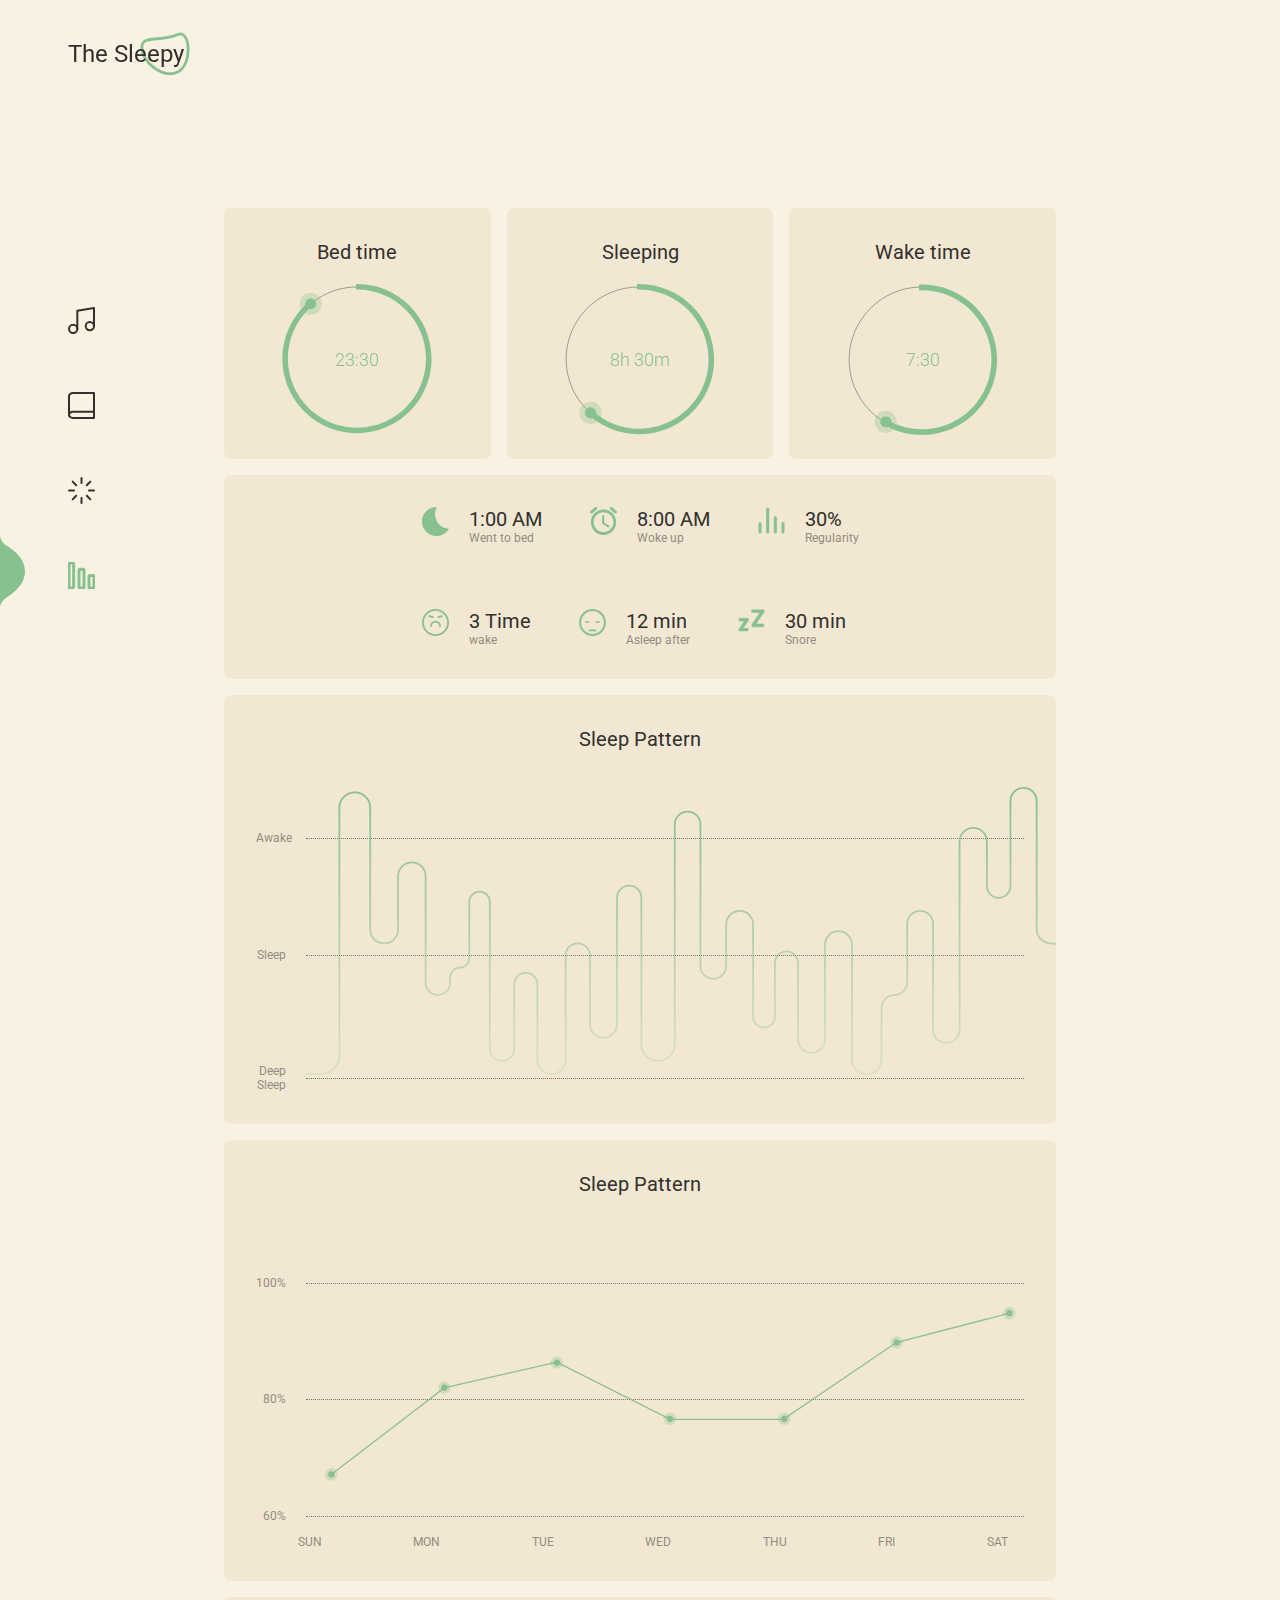
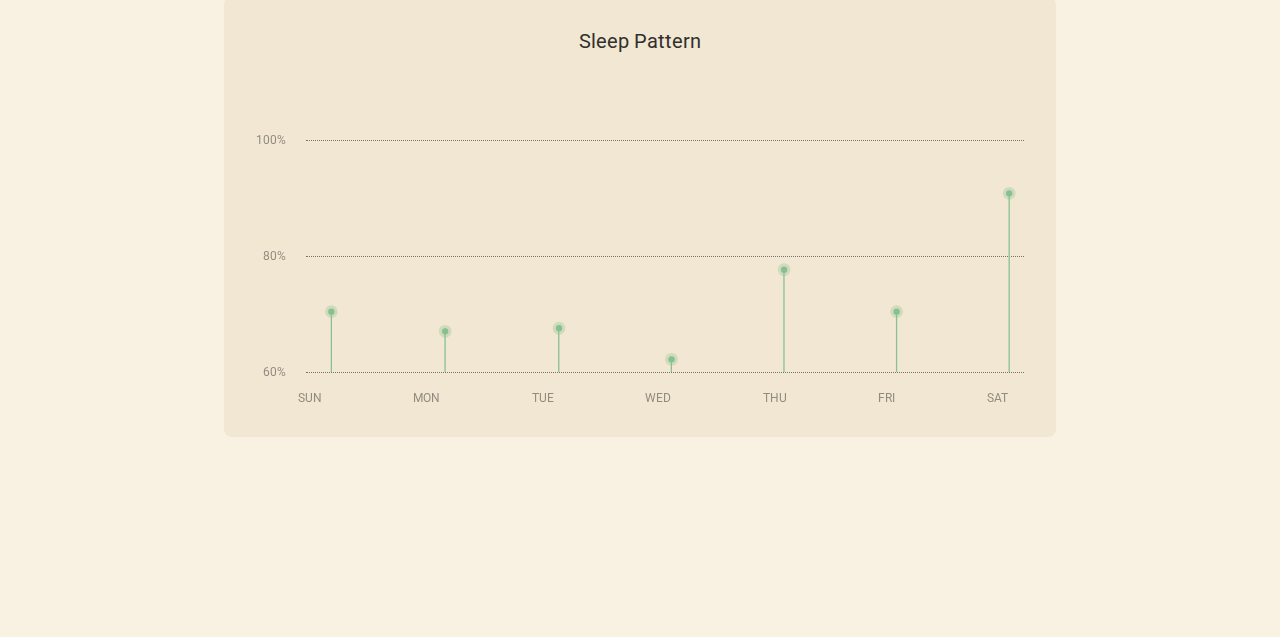
<file: chart.html>
<!DOCTYPE html>
<html>
    <head>
        <meta charset="UTF-8">
        <meta name="viewport" content="width=device-width, initial-scale=1">
        <link rel="stylesheet" href="https://pro.fontawesome.com/releases/v5.10.0/css/all.css" integrity="sha384-AYmEC3Yw5cVb3ZcuHtOA93w35dYTsvhLPVnYs9eStHfGJvOvKxVfELGroGkvsg+p" crossorigin="anonymous"/>
        <title>The Sleepy</title>
        <link rel="preconnect" href="https://fonts.gstatic.com">
        <script src="https://code.jquery.com/jquery-3.6.0.min.js" integrity="sha256-/xUj+3OJU5yExlq6GSYGSHk7tPXikynS7ogEvDej/m4=" crossorigin="anonymous"></script>
        <link href="https://fonts.googleapis.com/css2?family=Roboto:wght@300;400;700&display=swap" rel="stylesheet">
        <style>
            :root{
                margin: 0;
                padding: 0;
                background-color: #F9F2E3;
            }

            *{
                font-family: 'Roboto', sans-serif;
                font-weight: 400;
                text-decoration: none;
                color: #32302D;
            }

            body::-webkit-scrollbar {
                display: none;
            }

            .container{
                margin: 0 60px;
            }

            /* 로고 */
            .logo{
                position: fixed;

                z-index: 30;
                top: 10px;
            }

            .logo p{
                font-size: 24px;
                margin-top: 30px;
            }

            .logo svg{
                position: absolute;
                top: 22px;
                left: 72px;

                z-index: -1;
            }

            /* 메인 */
            .main{
                position: absolute;
                left: 50vw;
                transform: translate(-50% , 0%);

                z-index: -20;
                padding: 200px 0;

                display: flex;
                flex-direction: column;

                gap: 16px;

                width: 65vw;
            }

            .main-title{
                font-size: 20px;

                margin: 0;
            }

            .sub-title{
                font-size: 12px;
                opacity: 50%;

                margin: 0;
            }

            .align-column{
                display: flex;
                flex-direction: column;
                gap: 16px;
            }

            .column{
                display: flex;
                flex-direction: column;
                gap: 8vw;
            }

            .align{
                width: 100%;
                display: flex;

                gap: 16px;
            }

            /* 차트1 */
            .main-chart-01{
                display: flex;

                gap: 16px;
            }

            .chart-01 {
                position: relative;
                background:#F1E7D2;
                flex: 1;
                border-radius: 8px;
                padding-top: 32px;
                box-sizing: border-box;
              
                text-align: center;
            }

            .chart-01 svg{
                margin: 20px 0;

                width: 130px;
            }

            .time{
                color: #86C18F;
                position: absolute;
                top: 56%;
                left: 50%;
                transform: translate(-50% , 0%);

                font-weight: 300;
                font-size: 18px;
            }

            /* 차트2 */
            .main-chart-02{
                flex: 1;
                height: 180px;
                background:#F1E7D2;
                border-radius: 8px;
                padding: 32px;
                box-sizing: border-box;

                display: flex;
                justify-content: center;
                align-items: center;
            }

            .chart-02{
                display: flex;
            }

            .chart-02-text{
                margin-left: 20px;
            }

            .line{
                display: flex;

                gap: 48px;
            }

            .line:first-child{
                margin-bottom: 48px;
            }

            /* 차트3 */
            .main-chart-03{
                flex: 1;
                background:#F1E7D2;
                border-radius: 8px;

                height: 450px;

                padding: 32px;

                position: relative;

                overflow: hidden;
            }

            .center{
                text-align: center;
            }
            
            .chart-03{
                display: flex;
                justify-content: space-between;
                align-items: center;
            }

            .chart-03 p{
                text-align: right;
                width: 30px;
                padding-right: 20px;
            }

            .graph-line{
                height: 1px;
                border-bottom: dotted 1px rgba(0,0,0, 0.5);

                position: relative;
            }

            .graph-style{
                display: flex;
                flex-direction: column;

                margin-top: 80px;
            }

            .graph-box{
                position: absolute;
                bottom: 45px;
                left: 82px;

                width: 100%;
                height: 68%;
                overflow: hidden;
            }

            .main-chart-03 svg{
                height: 100%;
            }

            /* 차트4 */
            .main-chart-04{
                background:#F1E7D2;
                border-radius: 8px;

                padding: 32px;

                position: relative;

                box-sizing: border-box;
            }

            .center{
                text-align: center;
            }
            
            .chart-04{
                display: flex;
                justify-content: space-between;
                align-items: center;
            }

            .chart-04 p{
                text-align: right;
                width: 30px;
                padding-right: 20px;
            }

            .graph-line{
                flex: 3;
                height: 1px;
                border-bottom: dotted 1px rgba(0,0,0, 0.5);
            }

            .main-chart-04 svg{
                position: absolute;
                bottom: 100px;
                right: 48px;
                
                width: 88%;
            }

            .week{
                display: flex;
                justify-content: space-between;
                margin-top: 12px;
                width: 95%;
                margin-left: 50px;

                margin-left: 32px;
            }

            .week p{
                margin: 0 10px;
            }

            /* 차트5 */
            .main-chart-05{
                background:#F1E7D2;
                border-radius: 8px;

                padding: 32px;

                position: relative;

                box-sizing: border-box;
            }
            
            .chart-05{
                display: flex;
                justify-content: space-between;
                align-items: center;
            }

            .chart-05 p{
                text-align: right;
                width: 30px;
                padding-right: 20px;
            }


            .main-chart-05 svg{
                position: absolute;
                bottom: 65px;
                right: 48px;
                
                width: 88%;
            }

            
            /* 네비게이션 */
            .nav{
                display: flex;
                flex-direction: column;

                position: fixed;
                top: 50vh;
                transform: translate(0 , -50%);
            }

            .nav a{
                stroke: #32302D;
                stroke-width: 2;
                padding: 27px 0;

                transition: all 0.8s ease-in-out;
            }

            .nav a:hover{
                stroke: #86C18F;
                stroke-width: 3;
            }

            .nav .here{
                stroke: #86C18F;
                stroke-width: 3;
            }

            .navbar{
                position: absolute;
                left: -68px;
                top: 75%;

                transition: all 1s ease-in-out;
            }

            .nav a:hover ~ .navbar{
                opacity: 1;
            }

            .nav .music:hover ~ .navbar{
                top: 0%;
            }

            .nav .book:hover ~ .navbar{
                top: 25%;
            }

            .nav .breath:hover ~ .navbar{
                top: 50%;
            }

            .nav .chart:hover ~ .navbar{
                top: 75%;
            }

            /* 모바일 네비게이션 */

            .mob-nav{
                display: flex;
                opacity: 0;

                justify-content: space-around;
                align-items: center;

                width: 100vw;

                position: fixed;
                bottom: 0px;
                left: 50vw;
                transform: translate(-50%, 0);

                background-color: #F9F2E3;
                height: 80px;
                padding-bottom: 10px;
                border-top: #86C18F 3px solid;
            }

            .mob-nav a{
                stroke: #32302D;
                stroke-width: 2;

                transition: all 0.8s ease-in-out;
            }

            .mob-nav .here{
                stroke: #86C18F;
                stroke-width: 3;
            }

            .mob-nav a:hover{
                stroke: #86C18F;
                stroke-width: 3;
            }

            .mob-navbar{
                position: absolute;
                left: 84%;
                bottom: -25px;

                transform: rotate(-90deg);

                transition: all 1s ease-in-out;
            }

            .mob-nav a:hover ~ .mob-navbar{
                opacity: 1;
            }

            .mob-nav a:hover ~ .mob-navbar{
                opacity: 1;
            }

            .mob-nav .mob-music:hover ~ .mob-navbar{
                left: 10%;
            }

            .mob-nav .mob-book:hover ~ .mob-navbar{
                left: 34%;
            }

            .mob-nav .mob-breath:hover ~ .mob-navbar{
                left: 59%;
            }

            .mob-nav .mob-chart:hover ~ .mob-navbar{
                left: 84%;
            }
            

            /* 배경 */
            .background{
                position: fixed;
                width: 100vw;
                height: 100vh;
                overflow: hidden;
                top: 0;
                left: 0;

                z-index: -100;
            }

            .leaf1{
                position: absolute;
                left: 1313px;
                top: 296px;
            }


            @import "lesshat";

            /* 타블렛 사이즈 */
            @media (max-width: 1500px){
                .align{
                    width: 100%;
                    display: flex;
                    flex-direction: column;

                    gap: 16px;
                }

                .main-chart-03{
                    flex: 1;
                    height: 20vw;
                    background:#F1E7D2;
                    border-radius: 8px;

                    padding: 32px;

                    position: relative;
                }

                .chart-01 svg{
                    margin: 20px 0;

                    width: 150px;
                }

                .main-chart-04 svg{
                        position: absolute;
                        right: 40px;
                        
                        width: 85%;
                    }

                    .main-chart-05 svg{
                        position: absolute;
                        right: 40px;
                        
                        width: 85%;
                    }
            }

            @media (max-width: 1300px){
                .main-chart-04 svg{
                    width: 83%;
                }

                .main-chart-05 svg{
                    width: 83%;
                }
            }

            @media (max-width: 1100px){
                .main-chart-04 svg{
                    width: 80%;
                }

                .main-chart-05 svg{
                    width: 80%;
                }
            }

            @media (max-width: 780px){
                .chart-01 svg{
                    margin: 20px 0;

                    width: 100px;
                }

                .main-title{
                    font-size: 14px;
                }

                .sub-title{
                    font-size: 12px;
                    opacity: 50%;

                    margin: 0;
                }

                .time{
                    font-size: 16px;
                }

                .main-chart-04 svg{
                    width: 75%;
                }

                .main-chart-05 svg{
                    width: 75%;
                }
            }

            @media (max-width: 750px){
                .main{
                    width: 80vw;
                    padding: 100px 0;
                }

                .chart-01 svg{
                    margin: 20px 0;

                    width: 120px;
                }

                .main-chart-04 svg{
                    width: 78%;
                }

                .main-chart-05 svg{
                    width: 78%;
                }
            }

            /* 모바일 사이즈 */
            @media (max-width: 626px){
                .chart-03 .sub-title{
                        display: none;
                    }

                    .chart-04 .sub-title{
                        display: none;
                    }

                    .chart-05 .sub-title{
                        display: none;
                    }

                    .main p{
                    text-align: center;
                }

                .main h1{
                    text-align: center;
                    width: 100%;
                }

                .main-title{
                    font-size: 14px;
                }

                .sub-title{
                    font-size: 8px;
                }

                .chart-01 svg{
                    width: 100px;
                }

                .time{
                    font-size: 12px;
                    top: 58%;
                }

                .chart-02-text{
                    margin-left: 10px;
                }

                .chart-02 svg{
                    width: 20px;
                }

                .line:first-child{
                    margin-bottom: 24px;
                }

                .line{
                    display: flex;

                    gap: 30px;
                }

                .main-chart-04 svg{
                    width: 73%;
                }

                .main-chart-05 svg{
                    width: 73%;
                }

                .container{
                    margin: 0 20px;
                }

                .logo p{
                    margin-top: 10px;
                    width: 50px;
                    font-size: 22px
                }

                .logo svg{
                    position: absolute;
                    top: 34px;
                    left: 30px;

                    width: 40px;

                    z-index: -1;
                }

                .main p{
                    text-align: center;
                }

                .nav{
                    display: none;
                }

                .mob-nav{
                    opacity: 1;
                }

                .h1{
                    font-size: 12px;

                    margin: 0;
                }

                .p{
                    font-size: 8px;
                    opacity: 50%;

                    margin: 0;
                }

                .graph-box{
                        position: absolute;
                        bottom: 32px;
                        left: 32px;

                        width: 100%;
                        height: 68%;
                        overflow: hidden;
                    }
                    .week{
                        width: 100%;
                        margin-left: 0;
                        margin-right: 0;
                    }

                    .graph-style{
                        margin-top: 32px;
                    }

                    .main-chart-04 svg{
                        position: absolute;
                        bottom: 70px;
                        right: 32px;
                        
                        width: 85%;
                    }

                    .main-chart-05 svg{
                        position: absolute;
                        bottom: 58px;
                        right: 32px;
                        
                        width: 85%;
                    }
            }
                

                @media (max-width: 460px){
                    .chart-01{
                        padding-top: 24px;
                    }

                    .chart-01 svg{
                        width: 70px;

                        margin: 12px 0;
                    }

                    .chart-02-text{
                        width: 60px;
                    }

                    .chart-02 svg{
                        display: none;
                    }

                    .graph-box{
                        position: absolute;
                        bottom: 24px;
                        left: 24px;

                        width: 100%;
                        height: 68%;
                        overflow: hidden;
                    }

                    .main-chart-03{
                        padding: 24px;
                    }

                    .main-chart-04{
                        padding: 24px;
                    }

                    .main-chart-04 svg{
                        position: absolute;
                        bottom: 70px;
                        right: 24px;
                        
                        width: 85%;
                    }

                    .main-chart-05{
                        padding: 24px;
                    }

                    .main-chart-05 svg{
                        position: absolute;
                        bottom: 50px;
                        right: 24px;
                        
                        width: 85%;
                    }
                }
            
        </style>
    </head>
    <body>
        <section class="container">
            <!-- 로고 -->
            <a href="index.html" class="logo">
                <p>The Sleepy</p>
                <svg width="50" viewBox="0 0 54 47" fill="none" xmlns="http://www.w3.org/2000/svg">
                    <path d="M2.01357 16.6325C1.37786 3.07128 23.1984 10.904 40.6197 2.70162C54.1589 -3.67288 57.3446 35.2763 40.6197 43.239C25.1676 50.5956 2.80822 33.584 2.01357 16.6325Z" stroke="#86C18F" stroke-width="3"/>
                </svg>                
            </a>

                                                          

             <!-- 메인 -->
            <div class="main">
            <div class="align">
                <div class="align-column">
                    <div  class="main-chart-01">
                        <div class="chart-01">
                            <h1 class="main-title center"> Bed time </h1>

                            <svg viewBox="0 0 136 136" fill="none" xmlns="http://www.w3.org/2000/svg">
                                <circle cx="68" cy="67.6523" r="65" stroke="black" stroke-opacity="0.6" stroke-width="0.5"/>
                                <path fill-rule="evenodd" clip-rule="evenodd" d="M22.4792 17.5888C8.88272 29.9581 0.3479 47.794 0.3479 67.6233C0.3479 104.971 30.6239 135.247 67.9712 135.247C105.319 135.247 135.595 104.971 135.595 67.6233C135.595 30.276 105.319 0 67.9712 0C67.665 0 67.3592 0.00203596 67.0539 0.00609509V5.00658C67.3591 5.0022 67.6649 5 67.9712 5C102.557 5 130.595 33.0374 130.595 67.6233C130.595 102.209 102.557 130.247 67.9712 130.247C33.3853 130.247 5.3479 102.209 5.3479 67.6233C5.3479 49.3261 13.1951 32.8616 25.7075 21.4117L22.4792 17.5888Z" fill="#86C18F"/>
                                <circle cx="26" cy="18" r="10" fill="#86C18F" fill-opacity="0.3"/>
                                <circle cx="26" cy="18" r="5" fill="#86C18F"/>
                            </svg> 

                            <div class="time">23:30</div>

                        </div>

                        <div class="chart-01">
                            <h1 class="main-title center"> Sleeping </h1>

                            <svg viewBox="0 0 135 136" fill="none" xmlns="http://www.w3.org/2000/svg">
                                <ellipse cx="66.5" cy="67.6523" rx="65.5" ry="65" stroke="black" stroke-opacity="0.6" stroke-width="0.5"/>
                                <path fill-rule="evenodd" clip-rule="evenodd" d="M64.7459 5.02636C65.3553 5.00883 65.9669 5 66.5805 5C101.166 5 129.204 33.0374 129.204 67.6233C129.204 102.209 101.166 130.247 66.5805 130.247C50.2989 130.247 35.4685 124.033 24.3312 113.848L20.9651 117.545C32.9908 128.54 49.0024 135.247 66.5805 135.247C103.928 135.247 134.204 104.971 134.204 67.6233C134.204 30.276 103.928 0 66.5805 0C65.967 0 65.3555 0.00816874 64.7459 0.0244034V5.02636Z" fill="#86C18F"/>
                                <circle cx="23" cy="116" r="10" fill="#86C18F" fill-opacity="0.3"/>
                                <circle cx="23" cy="116" r="5" fill="#86C18F"/>
                            </svg>                                
  
                            <div class="time">8h 30m</div>
                                                 
                        </div>

                        <div class="chart-01">
                            <h1 class="main-title center"> Wake time </h1>

                            <svg viewBox="0 0 135 136" fill="none" xmlns="http://www.w3.org/2000/svg">
                                <circle cx="66.5" cy="68.1523" r="65.5" stroke="black" stroke-opacity="0.6" stroke-width="0.5"/>
                                <path fill-rule="evenodd" clip-rule="evenodd" d="M63.8308 5.59188C64.715 5.55484 65.604 5.53613 66.4973 5.53613C101.083 5.53613 129.121 33.5735 129.121 68.1595C129.121 102.745 101.083 130.783 66.4973 130.783C54.8125 130.783 43.8752 127.583 34.514 122.011L32.0487 126.363C42.1378 132.347 53.9163 135.783 66.4973 135.783C103.845 135.783 134.121 105.507 134.121 68.1595C134.121 30.8121 103.845 0.536133 66.4973 0.536133C65.6043 0.536133 64.7154 0.553442 63.8308 0.587742V5.59188Z" fill="#86C18F"/>
                                <circle cx="34" cy="124" r="10" fill="#86C18F" fill-opacity="0.3"/>
                                <circle cx="34" cy="124" r="5" fill="#86C18F"/>
                            </svg>

                            <div class="time">7:30</div>
                                
                        </div>
                    </div>

                    <div  class="main-chart-02">
                        <div class="align-column">
                            <div class="line">
                                <div class="chart-02">
                                    <svg width="27" height="29" viewBox="0 0 27 29" fill="none" xmlns="http://www.w3.org/2000/svg">
                                        <path d="M14.9614 0.00909402C6.64148 -0.280295 0 6.37565 0 14.4496C0 22.4367 6.48232 28.9191 14.4695 28.9191C19.8376 28.9191 24.4968 25.9962 27 21.6554C16.1334 21.2937 9.50643 9.45765 14.9614 0.00909402Z" fill="#86C18F"/>
                                    </svg>

                                    <div class="chart-02-text">
                                        <h1 class="main-title">1:00 AM</h1>
                                        <p class="sub-title">Went to bed</p> 
                                    </div>
                                </div>

                                <div class="chart-02">
                                    <svg width="27" height="28" viewBox="0 0 27 28" fill="none" xmlns="http://www.w3.org/2000/svg">
                                        <path d="M13.4999 2.53613C6.45779 2.53613 0.824341 8.16958 0.824341 15.2117C0.824341 22.2538 6.45779 27.8873 13.4999 27.8873C20.5416 27.8873 26.1755 22.2538 26.1755 15.2117C26.1755 8.16958 20.5416 2.53613 13.4999 2.53613ZM13.4995 25.0703C8.00695 25.0703 3.64085 20.7042 3.64085 15.2117C3.64085 9.77974 8.06837 5.35265 13.5003 5.35307C18.9929 5.35349 23.3581 9.71917 23.3581 15.2117C23.3586 20.6433 18.9315 25.0703 13.4995 25.0703Z" fill="#86C18F"/>
                                        <path d="M26.5063 4.0168L22.1599 0.331699C21.5757 -0.163799 20.7016 -0.0964985 20.1998 0.482283C19.6905 1.0699 19.759 1.96078 20.3521 2.46385L24.6984 6.14854C25.2827 6.64403 26.1567 6.57673 26.6585 5.99795C27.1679 5.41034 27.0993 4.51987 26.5063 4.0168Z" fill="#86C18F"/>
                                        <path d="M0.342651 5.99991C0.844458 6.57869 1.71852 6.64599 2.30277 6.15049L6.6491 2.46581C7.2426 1.96274 7.31074 1.07227 6.80137 0.484236C6.29956 -0.0945454 5.4255 -0.161846 4.84125 0.333652L0.494917 4.01834C-0.0981658 4.52141 -0.166728 5.41187 0.342651 5.99991Z" fill="#86C18F"/>
                                        <path d="M13.1956 8.16943H13.1001C12.5432 8.16943 12.0914 8.62077 12.0914 9.1781V16.6198L17.8822 20.1926C18.3444 20.4778 18.9493 20.3457 19.2509 19.894C19.5702 19.4149 19.4246 18.7658 18.9308 18.4697L14.2042 15.6339V9.1781C14.2042 8.62119 13.7529 8.16943 13.1956 8.16943Z" fill="#86C18F"/>
                                    </svg>
                                        
                                    <div class="chart-02-text">
                                        <h1 class="main-title">8:00 AM</h1>
                                        <p class="sub-title">Woke up</p> 
                                    </div>
                                </div>

                                <div class="chart-02">
                                    <svg width="27" height="27" viewBox="0 0 27 27" fill="none" xmlns="http://www.w3.org/2000/svg">
                                        <path d="M17.3333 25V10.625" stroke="#86C18F" stroke-width="3" stroke-linecap="round" stroke-linejoin="round"/>
                                        <path d="M9.66675 25V2" stroke="#86C18F" stroke-width="3" stroke-linecap="round" stroke-linejoin="round"/>
                                        <path d="M2 25V16.375" stroke="#86C18F" stroke-width="3" stroke-linecap="round" stroke-linejoin="round"/>
                                        <path d="M25 25V16.375" stroke="#86C18F" stroke-width="3" stroke-linecap="round" stroke-linejoin="round"/>
                                    </svg>
                                        
                                    <div class="chart-02-text">
                                        <h1 class="main-title">30%</h1>
                                        <p class="sub-title">Regularity</p> 
                                    </div>
                                </div>
                            </div>

                            <div class="line">
                                <div class="chart-02">
                                    <svg width="27" height="27" viewBox="0 0 27 27" fill="none" xmlns="http://www.w3.org/2000/svg">
                                        <path d="M13.5299 0C6.06949 0 0 6.04267 0 13.4701C0 17.0681 1.41178 20.4613 3.97523 23.0248C6.53867 25.5882 9.93193 27 13.5299 27C20.9573 27 27 20.9305 27 13.4701C27 9.87206 25.5989 6.48946 23.0547 3.94529C20.5105 1.40113 17.1279 0 13.5299 0ZM13.5299 25.204C7.05981 25.204 1.79601 19.9402 1.79601 13.4701C1.79601 7.03299 7.05981 1.79601 13.5299 1.79601C19.967 1.79601 25.204 7.03299 25.204 13.4701C25.204 19.9402 19.967 25.204 13.5299 25.204Z" fill="#86C18F"/>
                                        <path d="M9.03992 17.0623C9.03992 14.5865 11.0541 12.5723 13.53 12.5723C16.0058 12.5723 18.02 14.5865 18.02 17.0623" stroke="#86C18F" stroke-width="1.8" stroke-linecap="round"/>
                                        <path d="M16.2234 8.98056C16.2954 8.98056 16.3687 8.97182 16.4418 8.95356L20.0338 8.05555C20.515 7.93528 20.8075 7.44772 20.6872 6.96656C20.5669 6.48541 20.0794 6.19284 19.5982 6.31317L16.0062 7.21118C15.5251 7.33145 15.2326 7.81901 15.3528 8.30017C15.4548 8.70822 15.8209 8.98056 16.2234 8.98056Z" fill="#86C18F"/>
                                        <path d="M7.02611 8.05553L10.6181 8.95354C10.6913 8.9718 10.7645 8.98054 10.8366 8.98054C11.239 8.98054 11.6051 8.70814 11.7071 8.30015C11.8274 7.81899 11.5349 7.33143 11.0537 7.21116L7.46171 6.31315C6.9805 6.19288 6.493 6.48539 6.37272 6.96654C6.25245 7.4477 6.54496 7.93526 7.02611 8.05553Z" fill="#86C18F"/>
                                    </svg>

                                    <div class="chart-02-text">
                                        <h1 class="main-title">3 Time</h1>
                                        <p class="sub-title">wake</p> 
                                    </div>
                                </div>

                                <div class="chart-02">
                                    <svg width="27" height="27" viewBox="0 0 27 27" fill="none" xmlns="http://www.w3.org/2000/svg">
                                        <path d="M3.94953 23.0525C6.58206 25.6853 10.0407 27.0017 13.4993 27.0014C16.9579 27.0012 20.4166 25.6845 23.0501 23.0512C28.3162 17.7857 28.3157 9.21749 23.0506 3.95216C20.4168 1.31886 16.9579 0.00195312 13.4993 0.00195312C10.0404 0.00195312 6.58181 1.31809 3.94902 3.95114C-1.31733 9.21698 -1.31682 17.7857 3.94953 23.0525ZM5.42223 5.4241C7.64923 3.19735 10.5743 2.0841 13.4993 2.0841C16.4244 2.0841 19.3494 3.19761 21.5767 5.42487C26.0302 9.87836 26.0296 17.1255 21.5761 21.5788C19.3494 23.8053 16.4244 24.9188 13.4991 24.919C10.5738 24.9193 7.64898 23.806 5.42198 21.5793C4.86497 21.0225 4.37797 20.422 3.96047 19.7891C1.03772 15.3568 1.52523 9.3211 5.42223 5.4241ZM10.3459 20.5081H16.6537C16.9699 20.5081 17.227 20.9044 17.227 21.3937C17.227 21.8825 16.9699 22.2791 16.6537 22.2791H10.3459C10.0292 22.2791 9.77237 21.8825 9.77237 21.3937C9.77237 20.9042 10.0292 20.5081 10.3459 20.5081ZM6.28447 13.3194C5.97593 13.0307 5.96014 12.5468 6.24832 12.2383C6.5365 11.9295 7.01662 11.9096 7.32949 12.2018C8.15711 12.9788 9.00687 12.2632 9.10106 12.1792C9.38237 11.9272 9.79885 11.9218 10.0855 12.1489C10.1194 12.1756 10.1514 12.2059 10.1812 12.239C10.4628 12.5537 10.436 13.0374 10.1214 13.3194C9.44321 13.9263 7.77728 14.7152 6.28447 13.3194ZM16.8505 13.3105C16.542 13.0218 16.5264 12.5379 16.8144 12.2293C17.1025 11.9205 17.5827 11.9007 17.8955 12.1929C18.7232 12.9699 19.5729 12.2543 19.6671 12.1703C19.9482 11.9183 20.3649 11.9129 20.6515 12.14C20.6854 12.1667 20.7175 12.197 20.7473 12.2301C21.0286 12.5448 21.0021 13.0284 20.6874 13.3105C20.0095 13.9174 18.3436 14.7063 16.8505 13.3105Z" fill="#86C18F"/>
                                    </svg>
                                        
                                    <div class="chart-02-text">
                                        <h1 class="main-title">12 min</h1>
                                        <p class="sub-title">Asleep after</p> 
                                    </div>
                                </div>

                                <div class="chart-02">
                                    <svg width="27" height="23" viewBox="0 0 27 23" fill="none" xmlns="http://www.w3.org/2000/svg">
                                        <path d="M19.0811 14.0707L18.8185 14.4604H19.2884H24.4944C25.5815 14.4604 26.4486 15.3108 26.4486 16.3421C26.4486 17.3734 25.5817 18.2237 24.4946 18.2237H15.2217C14.5005 18.2237 13.8416 17.8417 13.502 17.2355L13.502 17.2355C13.1629 16.6305 13.1934 15.8953 13.5823 15.3181L13.5823 15.3181L20.9363 4.40281L21.1989 4.01312H20.729H14.9934C13.9063 4.01312 13.0393 3.16286 13.0393 2.13156C13.0393 1.10026 13.9063 0.25 14.9934 0.25H24.7958C25.5169 0.25 26.1757 0.631958 26.5154 1.23802L26.5154 1.23803C26.8545 1.84309 26.824 2.5782 26.435 3.1554L26.435 3.15542L19.0811 14.0707Z" fill="#86C18F" stroke="#F1E7D2" stroke-width="0.5"/>
                                        <path d="M5.24947 12.93L5.51488 12.5395H5.0427H2.22335C1.1235 12.5395 0.25 11.6872 0.25 10.6579C0.25 9.62864 1.1235 8.77637 2.22335 8.77637H9.14507C9.87427 8.77637 10.5395 9.15928 10.8822 9.76534C11.2239 10.3697 11.1932 11.104 10.8012 11.6811C10.8012 11.6811 10.8012 11.6811 10.8012 11.6811L6.28022 18.3333L6.01481 18.7238H6.48699H8.93237C10.0322 18.7238 10.9057 19.576 10.9057 20.6053C10.9057 21.6346 10.0322 22.4869 8.93237 22.4869H2.38462C1.65525 22.4869 0.989999 22.104 0.64749 21.4979L0.64747 21.4979C0.305664 20.8934 0.336342 20.1591 0.728498 19.5822L0.728512 19.5822L5.24947 12.93Z" fill="#86C18F" stroke="#F1E7D2" stroke-width="0.5"/>
                                    </svg>
                                        
                                    <div class="chart-02-text">
                                        <h1 class="main-title">30 min</h1>
                                        <p class="sub-title">Snore</p> 
                                    </div>
                                </div>
                            </div>
                        </div>
                    </div>
                </div>

                <div  class="main-chart-03">
                    <h1 class="main-title center"> Sleep Pattern </h1>

                    <div class="graph-style">
                        <div class="column">
                            <div class="chart-03">
                                <p class="sub-title">Awake</p>
                                <div class="graph-line"></div>
                            </div>
        
                            <div class="chart-03">
                                <p class="sub-title">Sleep</p>
                                <div class="graph-line"></div>
                            </div>
        
                            <div class="chart-03">
                                <p class="sub-title">Deep<br>Sleep</p>
                                <div class="graph-line"></div>
                            </div>

                            <div class="graph-box">
                                <svg viewBox="0 0 1379 328" fill="none" xmlns="http://www.w3.org/2000/svg">
                                    <path d="M0 323H16.5613C28.1592 323 37.5613 313.598 37.5613 302V23.336C37.5613 13.7616 45.3228 6 54.8972 6V6C64.4716 6 72.2332 13.7616 72.2332 23.336V160.233C72.2332 168.887 79.2489 175.903 87.9032 175.903V175.903C96.5574 175.903 103.573 168.887 103.573 160.233V100.183C103.573 91.6207 110.514 84.6799 119.076 84.6799V84.6799C127.638 84.6799 134.579 91.6208 134.579 100.183V220.333C134.579 227.913 140.724 234.058 148.303 234.058V234.058C155.883 234.058 162.028 227.913 162.028 220.333V214.105C162.028 208.121 166.879 203.27 172.863 203.27V203.27C178.847 203.27 183.698 198.419 183.698 192.435V129.306C183.698 122.923 188.872 117.748 195.255 117.748V117.748C201.638 117.748 206.812 122.923 206.812 129.306V212.962V294.452C206.812 302.032 212.957 308.176 220.537 308.176V308.176C228.116 308.176 234.261 302.032 234.261 294.452V221.973C234.261 214.792 240.082 208.971 247.263 208.971V208.971C254.444 208.971 260.265 214.792 260.265 221.973V307.109C260.265 315.885 267.38 323 276.156 323V323C284.933 323 292.047 315.885 292.047 307.109V189.627C292.047 182.047 298.192 175.903 305.772 175.903V175.903C313.351 175.903 319.496 182.047 319.496 189.627V266.781C319.496 275.158 326.287 281.95 334.665 281.95V281.95C343.043 281.95 349.834 275.158 349.834 266.781V124.631C349.834 117.051 355.979 110.906 363.558 110.906V110.906C371.138 110.906 377.283 117.051 377.283 124.631V289.396C377.283 299.768 385.691 308.176 396.063 308.176V308.176C406.435 308.176 414.844 299.768 414.844 289.396V42.1121C414.844 34.1335 421.312 27.6655 429.291 27.6655V27.6655C437.269 27.6655 443.737 34.1335 443.737 42.1121V201.366C443.737 209.345 450.205 215.813 458.184 215.813V215.813C466.162 215.813 472.63 209.345 472.63 201.366V154.583C472.63 146.205 479.422 139.414 487.799 139.414V139.414C496.177 139.414 502.968 146.205 502.968 154.583V258.267C502.968 265.049 508.466 270.547 515.248 270.547V270.547C522.03 270.547 527.528 265.049 527.528 258.267V198.027C527.528 190.846 533.349 185.025 540.53 185.025V185.025C547.71 185.025 553.532 190.846 553.532 198.027V283.885C553.532 292.263 560.323 299.054 568.701 299.054V299.054C577.078 299.054 583.87 292.263 583.87 283.885V177.388C583.87 169.011 590.661 162.219 599.039 162.219V162.219C607.416 162.219 614.208 169.011 614.208 177.388V306.386C614.208 315.562 621.646 323 630.821 323V323C639.997 323 647.435 315.562 647.435 306.386V248.504C647.435 240.526 653.903 234.058 661.881 234.058V234.058C669.86 234.058 676.328 227.59 676.328 219.611V154C676.328 145.944 682.858 139.414 690.914 139.414V139.414C698.97 139.414 705.5 145.944 705.5 154V273.125C705.5 281.34 712.16 288 720.375 288V288C728.59 288 735.25 281.34 735.25 273.125V61.375C735.25 52.8836 742.134 46 750.625 46V46C759.116 46 766 52.8836 766 61.375V111.385C766 118.703 771.932 124.635 779.25 124.635V124.635C786.568 124.635 792.5 118.703 792.5 111.385V15.75C792.5 7.60381 799.104 1 807.25 1V1C815.396 1 822 7.6038 822 15.75V159.903C822 168.739 829.163 175.903 838 175.903V175.903C846.837 175.903 854 183.066 854 191.903V287.951C854 296.236 860.716 302.951 869 302.951V302.951C877.284 302.951 884 296.236 884 287.951V82C884 73.7157 890.716 67 899 67V67C907.284 67 914 73.7157 914 82V131.5C914 140.613 921.387 148 930.5 148V148C939.613 148 947 140.613 947 131.5V38C947 29.1634 954.163 22 963 22V22C971.837 22 979 29.1634 979 38V242.5C979 251.06 985.94 258 994.5 258V258C1003.06 258 1010 251.06 1010 242.5V204.817C1010 197.362 1016.04 191.317 1023.5 191.317V191.317C1030.96 191.317 1037 185.273 1037 177.817V97.6587C1037 89.0983 1043.94 82.1587 1052.5 82.1587V82.1587C1061.06 82.1587 1068 89.0983 1068 97.6587V247C1068 256.389 1075.61 264 1085 264V264C1094.39 264 1102 256.389 1102 247V28.4282C1102 20.1836 1108.68 13.5 1116.93 13.5V13.5C1125.23 13.5 1131.94 20.271 1131.86 28.5711L1129.17 308.915C1129.08 318.875 1137.13 327 1147.09 327V327C1156.98 327 1165 318.98 1165 309.086V203.004C1165 193.83 1172.33 186.336 1181.5 186.131V186.131C1190.67 185.926 1198 178.432 1198 169.258V144.131C1198 134.328 1205.95 126.381 1215.75 126.381V126.381C1225.55 126.381 1233.5 134.328 1233.5 144.131V229.875C1233.5 239.333 1241.17 247 1250.62 247V247C1260.08 247 1267.75 239.333 1267.75 229.875V62.5625C1267.75 53.4153 1275.17 46 1284.31 46V46C1293.46 46 1300.88 53.4153 1300.88 62.5625V151.527C1300.88 163.125 1310.28 172.527 1321.87 172.527H1379" stroke="url(#paint0_linear)" stroke-width="2"/>
                                    <defs>
                                    <linearGradient id="paint0_linear" x1="345.501" y1="6.00028" x2="345.501" y2="323.002" gradientUnits="userSpaceOnUse">
                                    <stop stop-color="#86C18F"/>
                                    <stop offset="1" stop-color="#86C18F" stop-opacity="0.2"/>
                                    </linearGradient>
                                    </defs>
                                </svg>
                            </div>
                        </div>
                    </div>
                </div>
            </div>

                <div  class="main-chart-04">
                    <h1 class="main-title center"> Sleep Pattern </h1>

                    <div class="graph-style">
                    <div class="column">
                        <div class="chart-04">
                            <p class="sub-title">100%</p>
                            <div class="graph-line"></div>
                        </div>
    
                        <div class="chart-04">
                            <p class="sub-title">80%</p>
                            <div class="graph-line"></div>
                        </div>
    
                        <div class="chart-04">
                            <p class="sub-title">60%</p>
                            <div class="graph-line"></div>
                        </div>
                    </div>
                    </div>
                    
                    <svg viewBox="0 0 1105 278" fill="none" xmlns="http://www.w3.org/2000/svg">
                        <path d="M10 268L190.833 129.506L370.78 88.1818L552.5 179.766H733.333L914.167 56.9091L1095 10" stroke="#86C18F" stroke-width="2"/>
                        <circle cx="10" cy="268" r="10" fill="#86C18F" fill-opacity="0.3"/>
                        <circle cx="191" cy="129" r="10" fill="#86C18F" fill-opacity="0.3"/>
                        <circle cx="371" cy="89" r="10" fill="#86C18F" fill-opacity="0.3"/>
                        <circle cx="552" cy="179" r="10" fill="#86C18F" fill-opacity="0.3"/>
                        <circle cx="735" cy="179" r="10" fill="#86C18F" fill-opacity="0.3"/>
                        <circle cx="915" cy="57" r="10" fill="#86C18F" fill-opacity="0.3"/>
                        <circle cx="1095" cy="10" r="10" fill="#86C18F" fill-opacity="0.3"/>
                        <circle cx="10" cy="268" r="5" fill="#86C18F"/>
                        <circle cx="191" cy="129" r="5" fill="#86C18F"/>
                        <circle cx="371" cy="89" r="5" fill="#86C18F"/>
                        <circle cx="552" cy="179" r="5" fill="#86C18F"/>
                        <circle cx="735" cy="179" r="5" fill="#86C18F"/>
                        <circle cx="915" cy="57" r="5" fill="#86C18F"/>
                        <circle cx="1095" cy="10" r="5" fill="#86C18F"/>
                    </svg>
                                               
                    <div class="week">
                        <p class="sub-title">SUN</p>
                        <p class="sub-title">MON</p>
                        <p class="sub-title">TUE</p>
                        <p class="sub-title">WED</p>
                        <p class="sub-title">THU</p>
                        <p class="sub-title">FRI</p>
                        <p class="sub-title">SAT</p>
                    </div>     
                </div>


                <div  class="main-chart-05">
                    <h1 class="main-title center"> Sleep Pattern </h1>

                    <div class="graph-style">
                    <div class="column">
                        <div class="chart-05">
                            <p class="sub-title">100%</p>
                            <div class="graph-line"></div>
                        </div>
    
                        <div class="chart-05">
                            <p class="sub-title">80%</p>
                            <div class="graph-line"></div>
                        </div>
    
                        <div class="chart-05">
                            <p class="sub-title">60%</p>
                            <div class="graph-line"></div>
                        </div>
                    </div>
                    </div>
                    
                    <svg viewBox="0 0 1086 291" fill="none" xmlns="http://www.w3.org/2000/svg">
                        <circle cx="10" cy="196" r="10" fill="#86C18F" fill-opacity="0.3"/>
                        <circle cx="10" cy="196" r="5" fill="#86C18F"/>
                        <circle cx="189" cy="227" r="10" fill="#86C18F" fill-opacity="0.3"/>
                        <circle cx="189" cy="227" r="5" fill="#86C18F"/>
                        <circle cx="368" cy="222" r="10" fill="#86C18F" fill-opacity="0.3"/>
                        <circle cx="368" cy="222" r="5" fill="#86C18F"/>
                        <circle cx="545" cy="271" r="10" fill="#86C18F" fill-opacity="0.3"/>
                        <circle cx="545" cy="271" r="5" fill="#86C18F"/>
                        <circle cx="722" cy="130" r="10" fill="#86C18F" fill-opacity="0.3"/>
                        <circle cx="722" cy="130" r="5" fill="#86C18F"/>
                        <circle cx="899" cy="196" r="10" fill="#86C18F" fill-opacity="0.3"/>
                        <circle cx="899" cy="196" r="5" fill="#86C18F"/>
                        <circle cx="1076" cy="10" r="10" fill="#86C18F" fill-opacity="0.3"/>
                        <circle cx="1076" cy="10" r="5" fill="#86C18F"/>
                        <line x1="10" y1="196.116" x2="10" y2="291" stroke="#86C18F" stroke-width="2"/>
                        <line x1="188.813" y1="222.163" x2="188.813" y2="291" stroke="#86C18F" stroke-width="2"/>
                        <line x1="367.626" y1="222.163" x2="367.626" y2="291" stroke="#86C18F" stroke-width="2"/>
                        <line x1="544.719" y1="270.535" x2="544.719" y2="291" stroke="#86C18F" stroke-width="2"/>
                        <line x1="721.813" y1="130.07" x2="721.813" y2="291" stroke="#86C18F" stroke-width="2"/>
                        <line x1="898.906" y1="196.116" x2="898.906" y2="291" stroke="#86C18F" stroke-width="2"/>
                        <line x1="1076" y1="11" x2="1076" y2="291" stroke="#86C18F" stroke-width="2"/>
                    </svg>     
                                               
                    <div class="week">
                        <p class="sub-title">SUN</p>
                        <p class="sub-title">MON</p>
                        <p class="sub-title">TUE</p>
                        <p class="sub-title">WED</p>
                        <p class="sub-title">THU</p>
                        <p class="sub-title">FRI</p>
                        <p class="sub-title">SAT</p>
                    </div>     
                </div>
                    
            </div>

            <!-- 네비게이션 -->
            <div class="nav">
                <a href="music-list.html" class="music">
                    <svg width="27" height="27" viewBox="0 0 27 27" fill="none" xmlns="http://www.w3.org/2000/svg">
                        <path d="M9.33301 21.8333V3.77778L25.9997 1V19.0556" stroke-linecap="round" stroke-linejoin="round"/>
                        <path d="M5.16667 26.0003C7.46785 26.0003 9.33333 24.1348 9.33333 21.8337C9.33333 19.5325 7.46785 17.667 5.16667 17.667C2.86548 17.667 1 19.5325 1 21.8337C1 24.1348 2.86548 26.0003 5.16667 26.0003Z" stroke-linecap="round" stroke-linejoin="round"/>
                        <path d="M21.8337 23.2225C24.1348 23.2225 26.0003 21.357 26.0003 19.0558C26.0003 16.7546 24.1348 14.8892 21.8337 14.8892C19.5325 14.8892 17.667 16.7546 17.667 19.0558C17.667 21.357 19.5325 23.2225 21.8337 23.2225Z" stroke-linecap="round" stroke-linejoin="round"/>
                    </svg>                    
                </a>

                <a href="book-list.html" class="book">
                    <svg width="27" height="27" viewBox="0 0 27 27" fill="none" xmlns="http://www.w3.org/2000/svg">
                        <path d="M1 22.875C1 22.0462 1.41155 21.2513 2.14411 20.6653C2.87668 20.0792 3.87025 19.75 4.90625 19.75H26" stroke-linecap="round" stroke-linejoin="round"/>
                        <path d="M4.90625 1H26V26H4.90625C3.87025 26 2.87668 25.6708 2.14411 25.0847C1.41155 24.4987 1 23.7038 1 22.875V4.125C1 3.2962 1.41155 2.50134 2.14411 1.91529C2.87668 1.32924 3.87025 1 4.90625 1V1Z" stroke-linecap="round" stroke-linejoin="round"/>
                    </svg>                        
                </a>

                <a href="breathing-mode.html" class="breath">
                    <svg  width="27" height="27" viewBox="0 0 27 27" fill="none" xmlns="http://www.w3.org/2000/svg">
                        <path d="M13.5 1V6" stroke-linecap="round" stroke-linejoin="round"/>
                        <path d="M13.5 21V26" stroke-linecap="round" stroke-linejoin="round"/>
                        <path d="M4.66309 4.6626L8.20059 8.2001" stroke-linecap="round" stroke-linejoin="round"/>
                        <path d="M18.7998 18.8003L22.3373 22.3378" stroke-linecap="round" stroke-linejoin="round"/>
                        <path d="M1 13.5H6" stroke-linecap="round" stroke-linejoin="round"/>
                        <path d="M21 13.5H26" stroke-linecap="round" stroke-linejoin="round"/>
                        <path d="M4.66309 22.3378L8.20059 18.8003" stroke-linecap="round" stroke-linejoin="round"/>
                        <path d="M18.7998 8.2001L22.3373 4.6626" stroke-linecap="round" stroke-linejoin="round"/>
                    </svg>                        
                </a>

                <a href="chart.html" class="chart here">
                    <svg width="27" height="27" viewBox="0 0 27 27" fill="none" xmlns="http://www.w3.org/2000/svg">
                        <rect x="11" y="26" width="18.75" height="5" rx="1" transform="rotate(-90 11 26)"/>
                        <rect x="1" y="26" width="25" height="4.62963" rx="1" transform="rotate(-90 1 26)"/>
                        <rect x="21" y="26" width="12.5" height="5" rx="1" transform="rotate(-90 21 26)"/>
                    </svg>                         
                </a>


                <!-- 네비게이션 바 -->
                <svg class="navbar" width="25" height="73" viewBox="0 0 25 73" fill="none" xmlns="http://www.w3.org/2000/svg">
                    <g clip-path="url(#clip0)">
                    <path d="M7.7 61.6314C18.475 54.8637 25 46.0898 25 36.5C25 26.9102 18.475 18.1363 7.7 11.3686C2.65 8.21216 3.63288e-06 4.15958 3.8147e-06 -1.09278e-06L6.23766e-07 73C8.05002e-07 68.8538 2.65 64.8012 7.7 61.6314Z" fill="#86C18F"/>
                    </g>
                    <defs>
                    <clipPath id="clip0">
                    <rect width="73" height="25" fill="white" transform="translate(25) rotate(90)"/>
                    </clipPath>
                    </defs>
                </svg>
            </div> 
            
            <!-- 모바일 네비게이션 -->
            <div class="mob-nav">
                <a href="music-list.html" class="mob-music">
                    <svg width="23" viewBox="0 0 27 27" fill="none" xmlns="http://www.w3.org/2000/svg">
                        <path d="M9.33301 21.8333V3.77778L25.9997 1V19.0556" stroke-linecap="round" stroke-linejoin="round"/>
                        <path d="M5.16667 26.0003C7.46785 26.0003 9.33333 24.1348 9.33333 21.8337C9.33333 19.5325 7.46785 17.667 5.16667 17.667C2.86548 17.667 1 19.5325 1 21.8337C1 24.1348 2.86548 26.0003 5.16667 26.0003Z" stroke-linecap="round" stroke-linejoin="round"/>
                        <path d="M21.8337 23.2225C24.1348 23.2225 26.0003 21.357 26.0003 19.0558C26.0003 16.7546 24.1348 14.8892 21.8337 14.8892C19.5325 14.8892 17.667 16.7546 17.667 19.0558C17.667 21.357 19.5325 23.2225 21.8337 23.2225Z" stroke-linecap="round" stroke-linejoin="round"/>
                    </svg>                    
                </a>

                <a href="book-list.html" class="mob-book">
                    <svg width="23" viewBox="0 0 27 27" fill="none" xmlns="http://www.w3.org/2000/svg">
                        <path d="M1 22.875C1 22.0462 1.41155 21.2513 2.14411 20.6653C2.87668 20.0792 3.87025 19.75 4.90625 19.75H26" stroke-linecap="round" stroke-linejoin="round"/>
                        <path d="M4.90625 1H26V26H4.90625C3.87025 26 2.87668 25.6708 2.14411 25.0847C1.41155 24.4987 1 23.7038 1 22.875V4.125C1 3.2962 1.41155 2.50134 2.14411 1.91529C2.87668 1.32924 3.87025 1 4.90625 1V1Z" stroke-linecap="round" stroke-linejoin="round"/>
                    </svg>                        
                </a>

                <a href="breathing-mode.html" class="mob-breath">
                    <svg  width="23" viewBox="0 0 27 27" fill="none" xmlns="http://www.w3.org/2000/svg">
                        <path d="M13.5 1V6" stroke-linecap="round" stroke-linejoin="round"/>
                        <path d="M13.5 21V26" stroke-linecap="round" stroke-linejoin="round"/>
                        <path d="M4.66309 4.6626L8.20059 8.2001" stroke-linecap="round" stroke-linejoin="round"/>
                        <path d="M18.7998 18.8003L22.3373 22.3378" stroke-linecap="round" stroke-linejoin="round"/>
                        <path d="M1 13.5H6" stroke-linecap="round" stroke-linejoin="round"/>
                        <path d="M21 13.5H26" stroke-linecap="round" stroke-linejoin="round"/>
                        <path d="M4.66309 22.3378L8.20059 18.8003" stroke-linecap="round" stroke-linejoin="round"/>
                        <path d="M18.7998 8.2001L22.3373 4.6626" stroke-linecap="round" stroke-linejoin="round"/>
                    </svg>                        
                </a>

                <a href="chart.html" class="mob-chart">
                    <svg width="23" viewBox="0 0 27 27" fill="none" xmlns="http://www.w3.org/2000/svg">
                        <rect x="11" y="26" width="18.75" height="5" rx="1" transform="rotate(-90 11 26)"/>
                        <rect x="1" y="26" width="25" height="4.62963" rx="1" transform="rotate(-90 1 26)"/>
                        <rect x="21" y="26" width="12.5" height="5" rx="1" transform="rotate(-90 21 26)"/>
                    </svg>                        
                </a>


                <!-- 네비게이션 바 -->
                <svg class="mob-navbar" width="25" height="73" viewBox="0 0 25 73" fill="none" xmlns="http://www.w3.org/2000/svg">
                    <g clip-path="url(#clip0)">
                    <path d="M7.7 61.6314C18.475 54.8637 25 46.0898 25 36.5C25 26.9102 18.475 18.1363 7.7 11.3686C2.65 8.21216 3.63288e-06 4.15958 3.8147e-06 -1.09278e-06L6.23766e-07 73C8.05002e-07 68.8538 2.65 64.8012 7.7 61.6314Z" fill="#86C18F"/>
                    </g>
                    <defs>
                    <clipPath id="clip0">
                    <rect width="73" height="25" fill="white" transform="translate(25) rotate(90)"/>
                    </clipPath>
                    </defs>
                </svg>
            </div>
        </section>

        <!-- 배경 -->
        <section class="background">
            <svg class="leaf1" width="907" height="873" viewBox="0 0 907 873" fill="none" xmlns="http://www.w3.org/2000/svg">
                <path d="M102.045 323.765C91.0693 312.143 79.0555 301.552 64.7883 293.74C69.7981 301.377 74.9512 308.84 79.4203 316.746C92.3467 339.615 101.946 364.147 114.73 387.085C123.705 403.191 134.571 417.689 151.825 425.604C159.125 428.952 164.077 434.03 168.064 440.556C167.808 440.871 167.562 441.192 167.32 441.515C143.445 430.255 118.892 432.332 94.2361 437.997C76.5359 442.063 58.8515 446.24 41.2932 450.859C33.7107 452.853 25.752 452.965 17.7097 455.496C20.852 458.273 24.0664 458.887 27.1844 459.672C55.0311 466.676 82.9513 465.808 110.91 460.404C129.346 456.841 147.603 452.228 166.445 451.001C170.813 450.716 174.999 450.842 178.812 453.281C183.803 459.632 188.794 465.981 193.785 472.332C193.549 472.607 193.328 472.896 193.123 473.19C177.441 469.965 161.742 467.955 145.859 472.01C126.827 476.87 108.489 483.672 90.6734 491.852C72.3298 500.275 53.5075 507.481 33.7353 514.568C39.4005 516.913 44.5222 517.123 49.5533 517.309C75.7553 518.274 100.463 510.813 124.946 502.961C146.682 495.991 167.765 487.05 189.789 480.864C198.296 478.475 201.708 479.603 206.879 487.001C207.457 487.827 208.011 488.709 208.747 489.375C210.979 491.392 215.045 493.708 214.2 496C213.065 499.082 208.932 496.296 206.073 496.59C186.542 498.611 168.993 505.825 153.031 516.801C126.117 535.305 101.51 556.939 74.472 575.297C74.1427 575.52 74.1871 576.29 73.8997 577.426C83.8755 576.416 93.0671 574.02 102.155 571.106C124.213 564.037 143.108 551.138 162.244 538.652C179.777 527.213 196.034 513.829 214.789 504.257C217.213 503.021 219.463 500.643 222.315 503.493C229.041 510.214 235.793 516.913 243.183 524.267C241.321 524.763 240.611 524.983 239.888 525.138C219.533 529.474 201.792 538.686 185.463 551.723C163.346 569.381 144.607 590.505 123.742 609.416C115.381 616.996 107.131 624.7 98.155 632.971C102.462 633.557 105.196 632.006 107.969 631.041C137.737 620.691 163.518 603.778 186.828 582.855C204.452 567.035 221.952 551.075 239.655 535.342C247.299 528.549 247.469 528.74 254.89 535.305C256.421 536.659 257.972 537.992 259.486 539.363C266.979 546.143 274.464 552.934 282.649 560.347C269.509 563.234 257.686 566.154 246.436 571.223C210.974 587.194 182.395 610.841 163.542 645.238C159.2 653.163 156.114 661.795 155.592 671.203C157.729 671.074 158.362 669.94 159.033 668.952C164.834 660.411 172.127 653.288 180.29 647.078C215.505 620.302 252.201 595.432 285.152 565.741C286.055 564.927 286.822 563.781 288.212 564.899C296.546 571.586 304.878 578.283 314.112 585.702C281.341 593.347 257.185 611.851 235.969 634.927C223.25 648.762 210.368 662.437 196.755 675.41C190.164 681.69 183.726 688.132 177.22 694.499C187.234 693.052 195.916 688.843 204.404 684.286C227.68 671.795 246.397 653.35 266.089 636.262C282.114 622.358 296.449 606.564 313.161 593.394C315.292 591.715 317.484 588.722 320.621 590.909C328.654 596.506 336.542 602.321 344.317 608.274C345.533 609.205 346.817 611.313 343.293 611.937C325.686 615.069 310.924 623.992 297.864 635.643C275.714 655.402 261.956 680.765 251.199 707.953C247.455 717.417 243.638 726.883 242.508 737.395C243.606 736.863 243.845 735.8 244.389 734.93C258.225 712.821 274.818 692.971 293.322 674.616C311.428 656.658 330.757 639.932 347.8 620.919C351.715 616.55 354.465 614.376 360.111 618.847C367.518 624.713 375.83 629.434 384.324 635.022C379.184 637.122 375.008 638.688 370.946 640.517C350.799 649.59 337.387 665.879 324.604 683.097C307.822 705.698 293.878 730.426 274.121 750.809C273.986 750.947 274.275 751.494 274.481 752.306C284.585 748.251 294.094 743.445 302.659 736.716C323.397 720.422 340.229 700.412 356.582 680.005C366.684 667.4 377.071 655.057 387.84 643.028C389.196 641.513 390.303 638.82 393.24 640.543C403.199 646.371 413.372 651.868 423.241 658.903C418.358 661.62 414.233 663.83 410.194 666.184C370.359 689.405 341.909 722.003 327.809 766.368C324.839 775.712 323.958 785.193 326.149 795.96C327.966 792.197 328.944 789.281 330.621 786.846C341.52 771.025 352.465 755.202 365.226 740.799C386.768 716.484 409.095 692.82 426.735 665.347C428.851 662.052 430.651 662.276 433.629 663.982C441.246 668.336 449.056 672.348 456.745 676.584C458.589 677.6 461 678.168 461.43 681.206C434.143 687.367 415.851 704.888 402.682 728.434C387.673 755.265 378.236 784.453 367.717 813.165C367.66 813.323 368.154 813.687 368.9 814.524C375.496 806.67 381.864 798.771 388.566 791.162C408.307 768.749 427.337 745.831 442.253 719.779C448.651 708.607 455.869 697.94 463.406 687.501C465.829 684.146 468.242 682.157 472.867 684.798C479.589 688.63 486.781 691.636 493.767 695.008C499.719 697.883 505.66 700.777 512.682 704.183C504.785 707.35 498.027 709.472 491.841 713.04C471.775 724.606 457.96 742.273 444.982 760.722C428.532 784.108 413.969 808.809 395.976 831.125C395.242 832.035 394.18 832.885 394.524 834.344C397.068 835.17 398.749 833.338 400.598 832.234C424.033 818.255 443.718 800.204 460.419 778.589C478.034 755.796 495.089 732.532 514.479 711.145C517.195 708.152 519.298 706.472 523.786 708.463C546.902 718.723 570.402 728.053 594.351 736.211C596.702 737.012 599.037 737.655 601.528 736.866C604.219 736.014 606.48 734.499 606.99 731.636C607.449 729.068 605.318 727.607 603.508 726.311C600.158 723.916 596.33 722.446 592.5 721.008C570.916 712.906 549.329 704.813 528.099 695.794C524.727 694.359 523.058 692.485 522.539 688.732C520.448 673.579 522.417 658.547 523.959 643.576C527.22 611.964 532.852 580.606 534.038 548.766C534.367 539.946 534.986 531.135 533.116 522.196C523.533 534.406 516.55 547.894 511.876 562.395C498.143 605 495.256 647.476 516.15 689.742C512.993 689.463 511.196 689.126 509.365 688.231C499.221 683.259 489.105 678.224 478.79 673.627C475.331 672.083 474.605 670.333 474.963 666.715C476.551 650.719 481.999 635.768 486.834 620.639C494.621 596.285 502.201 571.905 498.874 545.765C496.922 530.42 494.714 515.151 486.381 500.893C485.74 502.201 485.188 502.867 485.089 503.591C480.981 533.558 472.848 562.644 465.636 591.924C459.604 616.413 455.901 640.848 466.039 665.23C465.663 665.625 465.285 666.02 464.909 666.415C457.154 662.337 449.478 658.096 441.606 654.255C437.763 652.381 436.391 649.644 436.213 645.582C435.659 632.893 436.51 620.304 438.349 607.758C442.366 580.357 448.524 553.251 449.775 525.474C450.341 512.864 449.937 500.337 444.4 487.833C440.195 503.442 436.233 518.37 432.147 533.262C426.652 553.283 419.108 572.777 416.875 593.636C415.176 609.485 415.096 625.047 423.113 639.558C423.783 640.772 424.608 642.049 423.773 644.164C416.144 639.783 408.644 635.353 401.016 631.15C397.261 629.082 396.447 626.534 396.962 622.182C400.074 595.843 406.515 570.058 409.788 543.754C412.152 524.754 412.819 505.849 406.366 487.466C403.309 478.757 399.325 470.4 392.482 462.305C391.094 468.907 393.361 474.039 392.839 479.211C391.264 494.826 390.043 510.488 388.018 526.045C383.835 558.184 381.97 590.234 389.411 622.179C389.126 622.491 388.842 622.803 388.557 623.115C378.901 618.176 370.126 611.863 361.203 605.762C358.218 603.721 357.803 601.611 358.201 598.105C360.235 580.217 365.231 562.988 369.22 545.53C375.229 519.229 378.597 492.832 369.52 466.475C366.257 457.005 363.626 447.189 357.186 438.998C355.64 440.632 355.864 442.308 355.656 443.918C352.492 468.351 350.499 492.941 345.503 517.122C342.782 530.3 340.904 543.582 339.948 557.034C339.069 569.407 341.384 581.266 344.746 593.318C341.456 593.109 339.873 591.036 337.988 589.66C318.772 575.618 321.515 582.466 324.282 558.659C327.291 532.765 333.888 507.402 336.153 481.351C337.764 462.818 339.798 444.334 335.197 425.946C334.055 421.385 333.445 416.534 329.43 412.696C328.384 418.852 327.391 424.455 326.483 430.07C322.578 454.252 314.416 477.449 309.941 501.483C305.877 523.3 303.626 545.178 312.285 566.602C312.561 567.284 312.839 568.143 311.699 568.777C308.754 568.025 306.843 565.406 304.226 563.954C294.324 558.461 294.184 557.846 295.688 546.758C299.989 515.045 303.052 483.222 303.296 451.183C303.917 432.295 305.041 413.375 299.589 394.796C295.724 414.379 288.928 433.029 283.981 452.181C274.69 481.251 266.047 510.376 276.79 541.365C269.073 535.512 262.171 529.26 254.934 523.427C251.56 520.709 250.823 517.901 251.845 513.862C255.704 498.632 262.211 484.31 266.86 469.369C271.384 454.823 277.746 440.825 280.14 425.635C284.15 404.503 282.154 383.799 276.452 363.364C275.865 363.29 275.279 363.216 274.692 363.139C268.945 384.36 263.198 405.579 257.452 426.8C248.844 453.714 236.711 479.885 241.338 510.681C237.66 507.121 235.672 504.171 232.903 502.724C226.118 499.188 226.181 493.909 227.888 487.768C231.768 473.811 235.588 459.838 239.435 445.872C241.228 440.259 243.112 434.67 244.798 429.025C251.407 406.888 254.448 384.454 250.024 361.47C247.915 350.508 245.134 339.742 240.137 329.287C237.703 331.868 238.328 334.406 238.612 336.885C241.366 360.887 236.621 383.799 228.227 406.094C223.286 419.222 218.501 432.353 216.46 446.31C210.572 458.313 214.092 470.953 214.627 483.685C207.447 479.277 204.471 474.5 207.554 466.255C209.777 460.307 210.816 453.653 210.568 447.052C210.851 446.103 211.294 445.17 211.399 444.2C214.548 415.257 214.982 386.085 218.733 357.185C220.01 347.348 222.334 337.767 224.517 328.106C192.063 362.708 187.206 404.329 193.981 448.918C194.569 454.588 196.84 459.813 198.318 465.249C198.022 465.578 197.727 465.904 197.432 466.233C192.727 461.196 188.021 456.159 183.319 451.121C179.899 440.614 182.526 430.06 183.406 419.603C185.633 393.035 192.307 367.051 194.168 340.409C195.061 327.611 197.165 314.827 192.807 302.217C192.092 300.148 191.913 297.851 189.035 297.758C188.196 301.917 187.615 305.944 186.558 309.84C180.582 331.832 174.261 353.735 168.521 375.784C164.152 392.564 160.834 409.544 165.829 426.886C165.479 427.224 165.129 427.566 164.775 427.905C162.801 426.279 161.895 424.047 161.175 421.686C149.699 384.087 128.802 352.09 102.045 323.765Z" fill="#86C18F" fill-opacity="0.1"/>
                <path d="M355.47 290.323C343.034 289.728 330.571 290.272 318.346 293.592C325.281 295.173 332.204 296.578 338.982 298.602C358.586 304.456 377.222 313.04 396.785 319.01C410.52 323.202 424.448 325.47 438.405 320.594C444.31 318.531 449.832 318.707 455.594 320.216C455.62 320.531 455.655 320.844 455.694 321.156C436.214 327.731 423.556 342.155 412.778 358.65C405.04 370.491 397.371 382.386 390.01 394.46C386.832 399.674 382.426 404.035 379.279 409.799C382.542 409.66 384.678 408.269 386.852 407.025C406.262 395.918 421.463 380.353 434.236 362.221C442.659 350.265 450.413 337.816 460.326 326.952C462.624 324.434 465.04 322.244 468.498 321.553C474.729 322.422 480.958 323.29 487.189 324.159C487.206 324.441 487.238 324.723 487.281 324.998C476.739 331.657 466.842 339.007 460.118 349.861C452.061 362.866 445.443 376.587 439.862 390.799C434.116 405.433 427.444 419.642 420.174 434.297C424.621 432.554 427.608 429.905 430.532 427.293C445.759 413.684 455.596 396.154 465.096 378.525C473.531 362.875 480.534 346.471 489.554 331.106C493.039 325.17 495.563 323.961 502.46 325.321C503.231 325.471 504.017 325.667 504.79 325.644C507.132 325.57 510.665 324.674 511.428 326.417C512.455 328.76 508.632 329.429 507.186 331.137C497.317 342.819 491.363 356.345 488.333 371.125C483.221 396.045 481.093 421.475 475.833 446.38C475.769 446.683 476.21 447.091 476.662 447.884C481.715 441.93 485.58 435.621 489.106 429.077C497.668 413.198 501.307 395.755 505.304 378.413C508.966 362.525 510.862 346.234 516.218 330.733C516.911 328.73 516.889 326.181 520.03 326.24C527.434 326.379 534.841 326.493 542.96 326.629C542.183 327.913 541.903 328.42 541.581 328.898C532.499 342.324 527.517 357.074 525.394 373.209C522.517 395.064 523.408 417.039 521.911 438.921C521.311 447.69 520.842 456.469 520.272 465.958C523.005 463.961 523.702 461.614 524.737 459.575C535.855 437.69 541.189 414.275 542.972 389.945C544.319 371.548 545.522 353.14 546.961 334.75C547.582 326.81 547.781 326.825 555.491 326.502C557.082 326.435 558.672 326.345 560.262 326.297C568.129 326.056 575.997 325.824 584.594 325.565C578.778 334.281 573.72 342.305 570.144 351.226C558.866 379.34 555.598 408.045 563.593 437.531C565.436 444.323 568.366 450.835 573.153 456.397C574.283 455.17 574.026 454.192 573.869 453.275C572.512 445.348 572.758 437.412 573.986 429.519C579.289 395.474 586.453 361.699 588.912 327.24C588.979 326.296 588.79 325.239 590.175 325.115C598.463 324.368 606.756 323.626 615.945 322.803C601.682 344.791 598.118 368.222 598.672 392.63C599.005 407.264 599.161 421.895 598.527 436.528C598.22 443.612 598.085 450.703 597.873 457.791C602.711 451.571 605.311 444.52 607.613 437.378C613.931 417.798 614.474 397.338 616.298 377.113C617.783 360.656 617.298 344.05 619.565 327.634C619.854 325.541 619.468 322.677 622.41 322.21C629.94 321.014 637.508 320.017 645.087 319.159C646.272 319.025 648.131 319.514 646.49 321.768C638.3 333.034 634.834 346.014 633.796 359.606C632.036 382.658 638.011 404.322 646.657 425.39C649.667 432.723 652.637 440.097 657.679 446.607C658.008 445.716 657.568 444.99 657.404 444.208C653.229 424.327 651.822 404.226 652.294 383.932C652.758 364.075 654.573 344.25 653.87 324.375C653.708 319.809 654.077 317.103 659.66 316.564C666.985 315.856 674.2 314.016 681.984 312.566C680.234 316.52 678.736 319.654 677.444 322.874C671.037 338.847 672.306 355.231 674.431 371.798C677.217 393.545 682.746 414.953 682.665 437.062C682.664 437.213 683.122 437.364 683.676 437.708C687.157 429.976 689.898 422.144 691.071 413.741C693.91 393.397 692.551 373.077 690.708 352.793C689.57 340.263 688.734 327.726 688.281 315.16C688.224 313.577 687.391 311.468 689.97 310.849C698.707 308.742 707.384 306.333 716.722 304.951C715.449 309.114 714.328 312.581 713.332 316.084C703.516 350.628 705.153 384.287 721.2 416.801C724.579 423.649 729.204 429.446 736.249 434.306C735.236 431.212 734.21 429.047 733.837 426.775C731.409 412.01 729.007 397.218 728.391 382.244C727.349 356.964 727.1 331.626 722.164 306.681C721.571 303.689 722.703 302.843 725.295 302.191C731.922 300.522 738.471 298.555 745.074 296.781C746.658 296.355 748.318 295.372 750.2 296.844C738.213 315.039 737.409 334.75 742.734 355.077C748.8 378.241 759.267 399.718 768.869 421.513C768.922 421.632 769.396 421.569 770.267 421.637C769.728 413.667 769.035 405.794 768.688 397.904C767.663 374.665 765.966 351.526 760.268 328.849C757.825 319.124 756.116 309.24 754.708 299.31C754.256 296.119 754.537 293.7 758.558 292.684C764.4 291.205 770.06 289.008 775.801 287.127C780.694 285.526 785.592 283.942 791.372 282.062C788.65 288.104 786.004 292.944 784.459 298.288C779.444 315.615 781.231 332.991 783.911 350.354C787.308 372.362 792.475 394.09 794.428 416.331C794.507 417.238 794.371 418.289 795.351 418.922C797.225 418.011 797.179 416.075 797.621 414.457C803.224 393.956 804.524 373.195 802.224 352.045C799.8 329.739 796.808 307.473 796.141 284.998C796.049 281.852 796.322 279.773 799.916 278.467C818.43 271.741 836.657 264.287 854.504 255.931C856.255 255.112 857.913 254.211 858.885 252.423C859.936 250.492 860.386 248.421 859.126 246.538C857.997 244.849 856.012 245.18 854.296 245.43C851.123 245.895 848.181 247.138 845.254 248.399C828.765 255.508 812.28 262.624 795.494 269.028C792.827 270.043 790.878 269.893 788.56 268.067C779.203 260.691 772.19 251.192 764.971 241.957C749.729 222.455 735.955 201.814 719.426 183.304C714.847 178.176 710.437 172.897 704.559 168.891C705.775 180.918 709.14 192.259 714.348 202.921C729.65 234.249 750.968 259.647 785.52 272.084C783.598 273.632 782.407 274.414 780.896 274.9C772.518 277.588 764.121 280.226 755.85 283.216C753.075 284.218 751.722 283.627 749.969 281.403C742.221 271.568 737.205 260.235 731.749 249.134C722.967 231.26 714.054 213.484 698.07 200.61C688.687 193.052 679.202 185.675 666.826 182.173C667.172 183.254 667.222 183.925 667.558 184.385C681.436 203.423 692.579 224.138 704.344 244.466C714.184 261.467 725.301 277.181 744.159 285.389C744.161 285.814 744.162 286.24 744.164 286.665C737.61 288.564 731.012 290.329 724.519 292.425C721.351 293.449 719.102 292.653 716.809 290.469C709.645 283.648 703.324 276.122 697.581 268.088C685.038 250.541 673.855 232.002 659.556 215.738C653.064 208.355 646.072 201.543 636.212 197.516C642.282 208.547 648.12 219.064 653.869 229.629C661.597 243.833 667.891 258.847 677.903 271.759C685.508 281.572 693.868 290.349 706.203 294.164C707.235 294.483 708.388 294.755 709.062 296.392C702.414 298.054 695.812 299.617 689.261 301.378C686.037 302.245 684.204 301.255 682.143 298.534C669.665 282.072 659.355 264.122 646.986 247.592C638.053 235.652 628.218 224.682 614.668 217.85C608.249 214.613 601.5 212.074 593.288 211.226C596.075 215.681 600.118 217.338 602.619 220.522C610.167 230.136 617.94 239.585 625.205 249.41C640.214 269.706 656.475 288.701 677.904 302.61C677.913 302.939 677.921 303.268 677.93 303.597C669.843 306.04 661.509 307.235 653.207 308.63C650.429 309.097 649.057 308.137 647.387 305.954C638.868 294.817 632.367 282.45 625.178 270.497C614.346 252.491 601.981 235.857 582.653 225.967C575.708 222.415 568.93 218.327 560.892 217.207C560.907 218.959 561.938 219.779 562.691 220.795C574.11 236.216 586.271 251.093 596.526 267.362C602.115 276.228 608.235 284.696 614.963 292.762C621.151 300.181 628.855 305.585 637.251 310.534C635.291 312.193 633.283 311.884 631.482 312.131C613.114 314.627 618.352 316.989 607.048 302.134C594.753 285.977 584.758 268.179 571.961 252.336C562.856 241.065 554.016 229.592 541.503 221.757C538.399 219.814 535.437 217.421 531.111 217.436C533.848 221.455 536.317 225.136 538.84 228.778C549.707 244.458 557.654 261.885 568.122 277.79C577.623 292.229 588.175 305.723 604.605 313.071C605.127 313.304 605.748 313.637 605.45 314.608C603.392 315.776 600.904 315.338 598.651 315.936C590.128 318.201 589.717 317.932 584.573 310.897C569.86 290.776 554.394 271.262 537.228 253.149C527.377 242.213 517.79 230.988 504.696 223.505C513.103 236.583 519.361 250.72 526.927 264.14C537.412 285.472 548.29 306.486 571.054 318.076C563.563 318.958 556.313 319.177 549.101 319.812C545.74 320.109 543.81 318.931 542.202 316.112C536.143 305.48 532.06 293.929 526.601 283.033C521.284 272.426 517.296 261.134 510.435 251.316C501.274 237.29 488.973 226.749 474.737 218.36C474.367 218.635 473.998 218.91 473.627 219.184C481.863 234.197 490.096 249.209 498.332 264.223C508.035 283.976 515.36 305.216 534.587 320.001C530.601 319.989 527.892 319.407 525.556 320.091C519.839 321.77 517.023 318.773 514.665 314.405C509.305 304.477 503.903 294.572 498.52 284.656C496.495 280.537 494.534 276.383 492.431 272.305C484.186 256.312 473.777 242.079 458.882 231.569C451.778 226.556 444.403 222.015 435.952 218.847C435.981 221.609 437.702 222.696 439.2 223.934C453.708 235.917 463.418 251.339 470.748 268.384C475.064 278.421 479.471 288.374 485.862 297.31C489.04 307.225 497.842 312.418 505.017 319.275C498.607 320.679 494.357 319.605 491.635 313.313C489.67 308.774 486.66 304.478 482.956 300.908C482.603 300.222 482.347 299.459 481.882 298.858C468.019 280.914 452.508 264.307 439.006 246.063C434.41 239.852 430.541 233.22 426.548 226.619C427.021 263.565 446.772 289.547 474.655 310.913C478.047 313.777 482.143 315.484 485.908 317.736C485.92 318.08 485.93 318.423 485.942 318.767C480.581 318.481 475.22 318.195 469.861 317.907C462.267 313.857 458.042 306.515 452.888 300.171C439.791 284.058 429.503 265.871 416.16 249.914C409.75 242.249 404.027 233.938 394.771 229.215C393.252 228.44 391.912 227.247 390.246 228.749C392.021 231.536 393.87 234.11 395.38 236.867C403.903 252.437 412.184 268.143 420.871 283.618C427.481 295.394 434.788 306.716 446.957 313.751C446.943 314.13 446.931 314.511 446.916 314.892C444.93 315.045 443.215 314.282 441.537 313.346C414.791 298.442 385.783 291.77 355.47 290.323Z" fill="#86C18F" fill-opacity="0.06"/>
            </svg>                                             
        </section>
    
            

        <script>
            // $(function(){
            //     $('.music').mouseover(function(){
            //         $(this).parent().find('.navbar').css('top', '-10%');
            //     })

            //     $('.book').mouseover(function(){
            //         $(this).parent().find('.navbar').css('top', '20%');
            //     })

            //     $('.breath').mouseover(function(){
            //         $(this).parent().find('.navbar').css('top', '50%');
            //     })

            //     $('.chart').mouseover(function(){
            //         $(this).parent().find('.navbar').css('top', '80%');
            //     })
            // });

            
        </script>
    </body>
</html>
</file>
